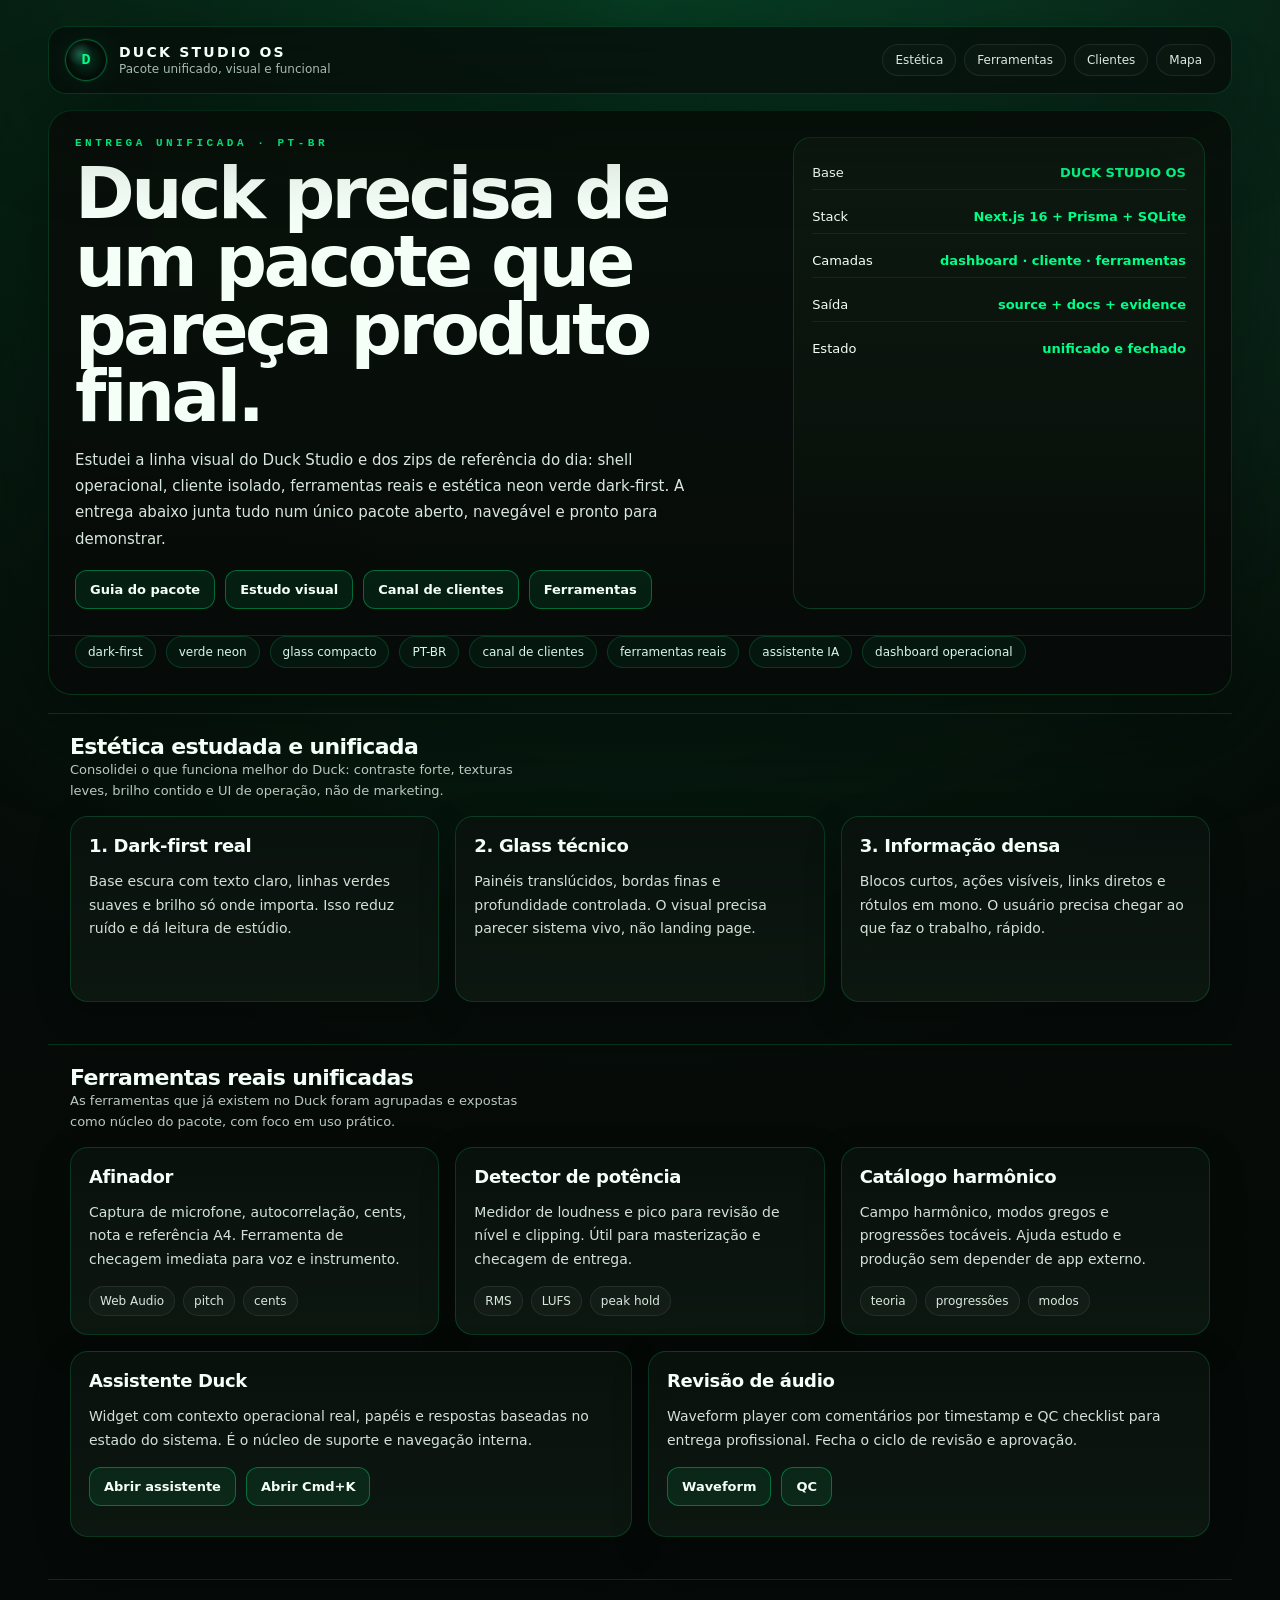
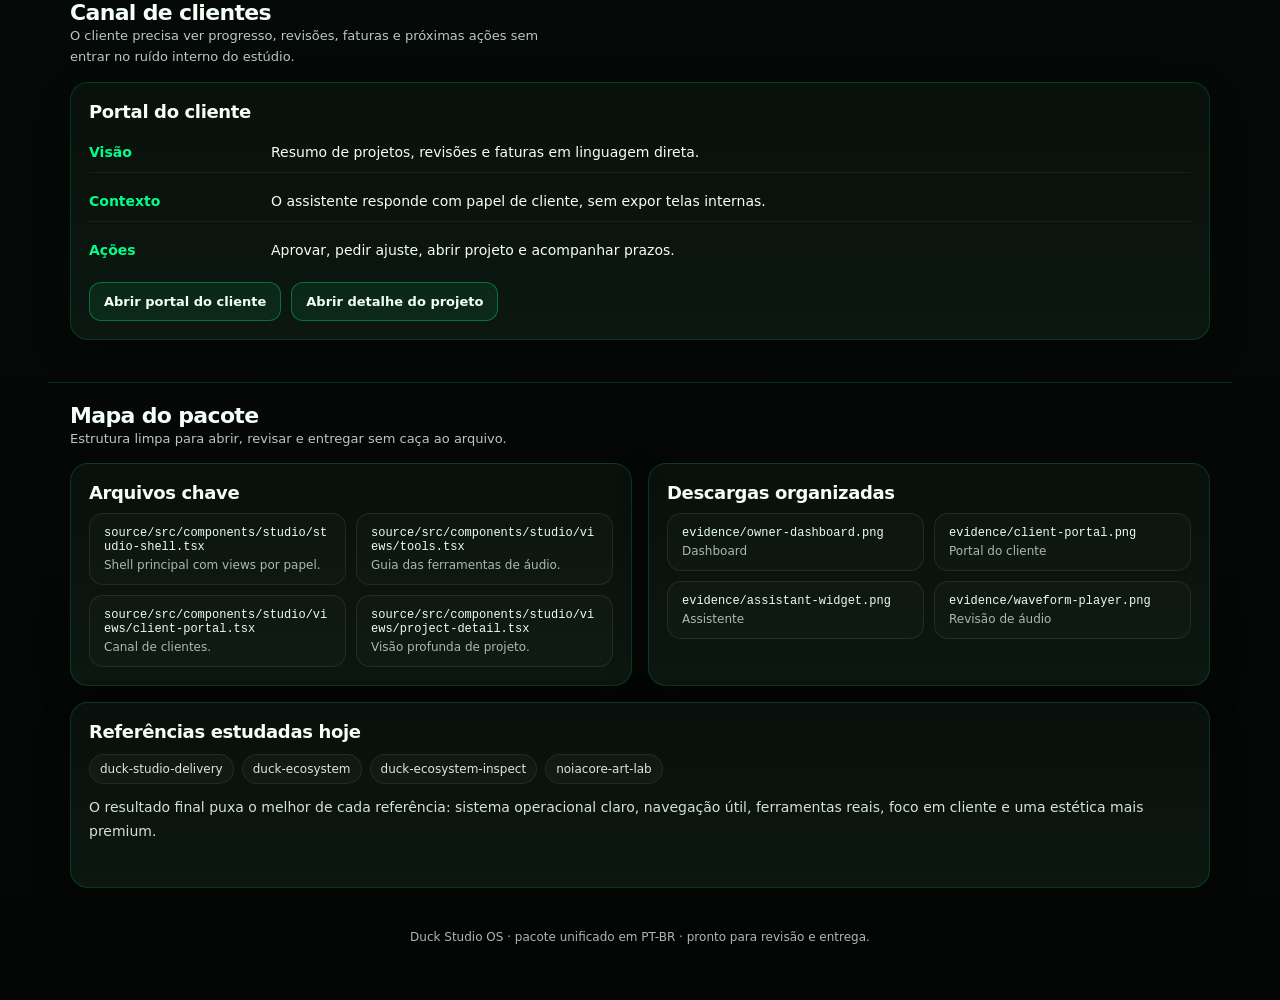
<file: duck-studio-delivery/index.html>
<!DOCTYPE html>
<html lang="pt-BR">
<head>
  <meta charset="UTF-8" />
  <meta name="viewport" content="width=device-width, initial-scale=1.0" />
  <title>Duck Studio OS · Pacote Unificado</title>
  <style>
    :root {
      color-scheme: dark;
      --bg: #050806;
      --bg-2: #07110b;
      --panel: rgba(10, 18, 14, 0.86);
      --panel-2: rgba(13, 24, 17, 0.96);
      --line: rgba(0, 255, 136, 0.16);
      --line-strong: rgba(0, 255, 136, 0.34);
      --text: #f3fff7;
      --muted: #a8bab0;
      --accent: #00ff88;
      --accent-2: #39ff14;
      --accent-3: #61ffd1;
      --warning: #ffcb6f;
      --shadow: 0 24px 100px rgba(0, 0, 0, 0.48);
    }
    * { box-sizing: border-box; }
    html {
      scroll-behavior: smooth;
      background:
        radial-gradient(circle at top, rgba(0, 255, 136, 0.14), transparent 38%),
        radial-gradient(circle at 78% 10%, rgba(97, 255, 209, 0.08), transparent 20%),
        linear-gradient(180deg, #07100b 0%, #050806 100%);
    }
    body {
      margin: 0;
      min-height: 100vh;
      color: var(--text);
      font-family: Inter, ui-sans-serif, system-ui, -apple-system, "Segoe UI", sans-serif;
      background:
        linear-gradient(180deg, rgba(0,0,0,0.08), rgba(0,0,0,0.24)),
        radial-gradient(circle at top, rgba(0,255,136,.08), transparent 42%);
    }
    a { color: inherit; text-decoration: none; }
    .wrap {
      max-width: 1220px;
      margin: 0 auto;
      padding: 26px 18px 56px;
    }
    .nav {
      position: sticky;
      top: 0;
      z-index: 40;
      display: flex;
      align-items: center;
      justify-content: space-between;
      gap: 16px;
      margin-bottom: 16px;
      padding: 12px 16px;
      border: 1px solid var(--line);
      border-radius: 18px;
      background: rgba(7, 12, 9, 0.78);
      backdrop-filter: blur(20px);
      box-shadow: var(--shadow);
    }
    .brand {
      display: flex;
      align-items: center;
      gap: 12px;
      min-width: 0;
    }
    .mark {
      width: 42px;
      height: 42px;
      flex: 0 0 auto;
      border-radius: 999px;
      border: 1px solid var(--line-strong);
      background:
        radial-gradient(circle at 35% 35%, rgba(97,255,209,.28), transparent 34%),
        radial-gradient(circle at 50% 50%, rgba(0,255,136,.16), transparent 62%),
        rgba(0,0,0,.18);
      box-shadow: 0 0 0 1px rgba(0,255,136,.08), 0 0 30px rgba(0,255,136,.08);
      display: grid;
      place-items: center;
      font: 700 15px/1 monospace;
      color: var(--accent);
    }
    .brand strong {
      display: block;
      font-size: 14px;
      letter-spacing: 0.16em;
      text-transform: uppercase;
    }
    .brand span {
      display: block;
      margin-top: 2px;
      color: var(--muted);
      font-size: 12px;
    }
    .navlinks {
      display: flex;
      flex-wrap: wrap;
      gap: 8px;
      justify-content: flex-end;
    }
    .navlinks a {
      padding: 8px 12px;
      border-radius: 999px;
      border: 1px solid rgba(255,255,255,0.08);
      background: rgba(255,255,255,0.02);
      color: #dceae2;
      font-size: 12px;
      transition: transform .16s ease, border-color .16s ease, background .16s ease;
    }
    .navlinks a:hover {
      transform: translateY(-1px);
      border-color: rgba(0,255,136,.38);
      background: rgba(0,255,136,.09);
    }
    .hero {
      border: 1px solid var(--line);
      border-radius: 24px;
      overflow: hidden;
      background:
        linear-gradient(180deg, rgba(9, 16, 11, 0.95), rgba(6, 10, 8, 0.98)),
        radial-gradient(circle at 20% 20%, rgba(0,255,136,0.08), transparent 30%);
      box-shadow: var(--shadow);
    }
    .hero-top {
      display: grid;
      grid-template-columns: 1.7fr 1fr;
      gap: 18px;
      padding: 26px;
      border-bottom: 1px solid var(--line);
    }
    .eyebrow {
      font: 700 11px/1.2 monospace;
      text-transform: uppercase;
      letter-spacing: 0.32em;
      color: var(--accent);
    }
    h1 {
      margin: 10px 0 0;
      font-size: clamp(38px, 6vw, 72px);
      line-height: 0.94;
      letter-spacing: -0.05em;
    }
    .lead {
      margin: 16px 0 0;
      max-width: 64ch;
      color: #d9e8de;
      font-size: 15px;
      line-height: 1.75;
    }
    .actions {
      display: flex;
      flex-wrap: wrap;
      gap: 10px;
      margin-top: 18px;
    }
    .btn {
      display: inline-flex;
      align-items: center;
      gap: 8px;
      padding: 11px 14px;
      border-radius: 12px;
      border: 1px solid var(--line-strong);
      background: rgba(0, 255, 136, 0.08);
      color: var(--text);
      font-size: 13px;
      font-weight: 700;
      transition: transform .16s ease, background .16s ease, border-color .16s ease;
    }
    .btn:hover {
      transform: translateY(-1px);
      border-color: rgba(0,255,136,.58);
      background: rgba(0,255,136,.13);
    }
    .panel {
      border: 1px solid var(--line);
      border-radius: 18px;
      background: linear-gradient(180deg, rgba(14, 26, 18, 0.92), rgba(8, 14, 10, 0.92));
      padding: 18px;
    }
    .metric-grid {
      display: grid;
      gap: 10px;
    }
    .metric {
      display: flex;
      justify-content: space-between;
      gap: 12px;
      padding: 9px 0;
      border-bottom: 1px solid rgba(255,255,255,0.06);
      font-size: 13px;
    }
    .metric:last-child { border-bottom: 0; }
    .metric b { color: var(--accent); font-weight: 700; }
    .chips {
      display: flex;
      flex-wrap: wrap;
      gap: 10px;
      padding: 0 26px 26px;
    }
    .chip {
      padding: 8px 12px;
      border-radius: 999px;
      border: 1px solid var(--line);
      background: rgba(0,255,136,0.05);
      color: #d9f7e8;
      font-size: 12px;
    }
    .section {
      margin-top: 18px;
      padding: 20px 22px 24px;
      border-top: 1px solid var(--line);
    }
    .section-head {
      display: flex;
      align-items: end;
      justify-content: space-between;
      gap: 16px;
      margin-bottom: 14px;
    }
    .section-head h2 {
      margin: 0;
      font-size: 22px;
      letter-spacing: -0.03em;
    }
    .section-head p {
      margin: 0;
      max-width: 58ch;
      color: #b9c9c0;
      font-size: 13px;
      line-height: 1.65;
    }
    .grid {
      display: grid;
      gap: 16px;
      grid-template-columns: repeat(12, 1fr);
    }
    .card {
      grid-column: span 4;
      min-height: 186px;
      padding: 18px;
      border: 1px solid var(--line);
      border-radius: 18px;
      background: linear-gradient(180deg, var(--panel), var(--panel-2));
      box-shadow: 0 12px 36px rgba(0,0,0,0.24);
    }
    .card.wide { grid-column: span 6; }
    .card.full { grid-column: 1 / -1; }
    .card h3 {
      margin: 0 0 10px;
      font-size: 18px;
      letter-spacing: -0.02em;
    }
    .card p, .card li {
      color: #d3e1d8;
      line-height: 1.7;
      font-size: 14px;
    }
    .card ul {
      margin: 10px 0 0;
      padding-left: 18px;
    }
    .card li + li { margin-top: 6px; }
    .stack {
      display: flex;
      flex-wrap: wrap;
      gap: 8px;
      margin-top: 12px;
    }
    .tag {
      display: inline-flex;
      align-items: center;
      gap: 6px;
      padding: 7px 10px;
      border-radius: 999px;
      border: 1px solid rgba(255,255,255,0.08);
      background: rgba(255,255,255,0.03);
      color: #dae7df;
      font-size: 12px;
    }
    .file-grid {
      display: grid;
      gap: 10px;
      grid-template-columns: repeat(2, minmax(0, 1fr));
    }
    .file {
      border: 1px solid rgba(255,255,255,0.08);
      border-radius: 14px;
      padding: 12px 14px;
      background: rgba(255,255,255,0.02);
    }
    .file code {
      display: block;
      color: #e9fff2;
      font-size: 12px;
      word-break: break-all;
    }
    .file span {
      display: block;
      margin-top: 4px;
      color: var(--muted);
      font-size: 12px;
    }
    .links {
      display: flex;
      flex-wrap: wrap;
      gap: 10px;
      margin-top: 12px;
    }
    .table-like {
      display: grid;
      gap: 8px;
    }
    .row {
      display: grid;
      grid-template-columns: minmax(140px, 170px) minmax(0, 1fr);
      gap: 12px;
      align-items: start;
      padding: 12px 0;
      border-bottom: 1px solid rgba(255,255,255,0.06);
      font-size: 14px;
    }
    .row:last-child { border-bottom: 0; }
    .row strong { color: var(--accent); }
    .row span:last-child {
      overflow-wrap: anywhere;
      word-break: break-word;
    }
    .footer {
      margin-top: 18px;
      text-align: center;
      color: var(--muted);
      font-size: 12px;
    }
    @media (max-width: 960px) {
      .hero-top { grid-template-columns: 1fr; }
      .card, .card.wide { grid-column: 1 / -1; }
      .file-grid { grid-template-columns: 1fr; }
      .row { grid-template-columns: 1fr; }
    }
    @media (max-width: 720px) {
      .nav { align-items: flex-start; flex-direction: column; }
      .navlinks { justify-content: flex-start; }
      .section-head { flex-direction: column; align-items: start; }
      .wrap { padding-inline: 12px; }
      .hero-top, .section { padding-inline: 16px; }
      .chips { padding-inline: 16px; }
    }
  </style>
</head>
<body>
  <div class="wrap">
    <header class="nav">
      <div class="brand">
        <div class="mark">D</div>
        <div>
          <strong>Duck Studio OS</strong>
          <span>Pacote unificado, visual e funcional</span>
        </div>
      </div>
      <nav class="navlinks">
        <a href="#estetica">Estética</a>
        <a href="#ferramentas">Ferramentas</a>
        <a href="#clientes">Clientes</a>
        <a href="#mapa">Mapa</a>
      </nav>
    </header>

    <section class="hero" id="topo">
      <div class="hero-top">
        <div>
          <div class="eyebrow">Entrega unificada · PT-BR</div>
          <h1>Duck precisa de um pacote que pareça produto final.</h1>
          <p class="lead">
            Estudei a linha visual do Duck Studio e dos zips de referência do dia: shell operacional,
            cliente isolado, ferramentas reais e estética neon verde dark-first. A entrega abaixo junta tudo
            num único pacote aberto, navegável e pronto para demonstrar.
          </p>
          <div class="actions">
            <a class="btn" href="README.md">Guia do pacote</a>
            <a class="btn" href="docs/aesthetic-study.md">Estudo visual</a>
            <a class="btn" href="docs/client-channel.md">Canal de clientes</a>
            <a class="btn" href="docs/tools.md">Ferramentas</a>
          </div>
        </div>
        <aside class="panel">
          <div class="metric-grid">
            <div class="metric"><span>Base</span><b>DUCK STUDIO OS</b></div>
            <div class="metric"><span>Stack</span><b>Next.js 16 + Prisma + SQLite</b></div>
            <div class="metric"><span>Camadas</span><b>dashboard · cliente · ferramentas</b></div>
            <div class="metric"><span>Saída</span><b>source + docs + evidence</b></div>
            <div class="metric"><span>Estado</span><b>unificado e fechado</b></div>
          </div>
        </aside>
      </div>

      <div class="chips">
        <span class="chip">dark-first</span>
        <span class="chip">verde neon</span>
        <span class="chip">glass compacto</span>
        <span class="chip">PT-BR</span>
        <span class="chip">canal de clientes</span>
        <span class="chip">ferramentas reais</span>
        <span class="chip">assistente IA</span>
        <span class="chip">dashboard operacional</span>
      </div>
    </section>

    <section class="section" id="estetica">
      <div class="section-head">
        <div>
          <h2>Estética estudada e unificada</h2>
          <p>Consolidei o que funciona melhor do Duck: contraste forte, texturas leves, brilho contido e UI de operação, não de marketing.</p>
        </div>
      </div>
      <div class="grid">
        <article class="card">
          <h3>1. Dark-first real</h3>
          <p>Base escura com texto claro, linhas verdes suaves e brilho só onde importa. Isso reduz ruído e dá leitura de estúdio.</p>
        </article>
        <article class="card">
          <h3>2. Glass técnico</h3>
          <p>Painéis translúcidos, bordas finas e profundidade controlada. O visual precisa parecer sistema vivo, não landing page.</p>
        </article>
        <article class="card">
          <h3>3. Informação densa</h3>
          <p>Blocos curtos, ações visíveis, links diretos e rótulos em mono. O usuário precisa chegar ao que faz o trabalho, rápido.</p>
        </article>
      </div>
    </section>

    <section class="section" id="ferramentas">
      <div class="section-head">
        <div>
          <h2>Ferramentas reais unificadas</h2>
          <p>As ferramentas que já existem no Duck foram agrupadas e expostas como núcleo do pacote, com foco em uso prático.</p>
        </div>
      </div>
      <div class="grid">
        <article class="card">
          <h3>Afinador</h3>
          <p>Captura de microfone, autocorrelação, cents, nota e referência A4. Ferramenta de checagem imediata para voz e instrumento.</p>
          <div class="stack">
            <span class="tag">Web Audio</span><span class="tag">pitch</span><span class="tag">cents</span>
          </div>
        </article>
        <article class="card">
          <h3>Detector de potência</h3>
          <p>Medidor de loudness e pico para revisão de nível e clipping. Útil para masterização e checagem de entrega.</p>
          <div class="stack">
            <span class="tag">RMS</span><span class="tag">LUFS</span><span class="tag">peak hold</span>
          </div>
        </article>
        <article class="card">
          <h3>Catálogo harmônico</h3>
          <p>Campo harmônico, modos gregos e progressões tocáveis. Ajuda estudo e produção sem depender de app externo.</p>
          <div class="stack">
            <span class="tag">teoria</span><span class="tag">progressões</span><span class="tag">modos</span>
          </div>
        </article>
        <article class="card wide">
          <h3>Assistente Duck</h3>
          <p>Widget com contexto operacional real, papéis e respostas baseadas no estado do sistema. É o núcleo de suporte e navegação interna.</p>
          <div class="links">
            <a class="btn" href="source/src/components/studio/assistant-widget.tsx">Abrir assistente</a>
            <a class="btn" href="source/src/components/studio/command-palette.tsx">Abrir Cmd+K</a>
          </div>
        </article>
        <article class="card wide">
          <h3>Revisão de áudio</h3>
          <p>Waveform player com comentários por timestamp e QC checklist para entrega profissional. Fecha o ciclo de revisão e aprovação.</p>
          <div class="links">
            <a class="btn" href="source/src/components/studio/waveform-player.tsx">Waveform</a>
            <a class="btn" href="source/src/components/studio/views/qc-checklist.tsx">QC</a>
          </div>
        </article>
      </div>
    </section>

    <section class="section" id="clientes">
      <div class="section-head">
        <div>
          <h2>Canal de clientes</h2>
          <p>O cliente precisa ver progresso, revisões, faturas e próximas ações sem entrar no ruído interno do estúdio.</p>
        </div>
      </div>
      <div class="grid">
        <article class="card full">
          <h3>Portal do cliente</h3>
          <div class="table-like">
            <div class="row"><span><strong>Visão</strong></span><span>Resumo de projetos, revisões e faturas em linguagem direta.</span></div>
            <div class="row"><span><strong>Contexto</strong></span><span>O assistente responde com papel de cliente, sem expor telas internas.</span></div>
            <div class="row"><span><strong>Ações</strong></span><span>Aprovar, pedir ajuste, abrir projeto e acompanhar prazos.</span></div>
          </div>
          <div class="links">
            <a class="btn" href="source/src/components/studio/views/client-portal.tsx">Abrir portal do cliente</a>
            <a class="btn" href="source/src/components/studio/views/project-detail.tsx">Abrir detalhe do projeto</a>
          </div>
        </article>
      </div>
    </section>

    <section class="section" id="mapa">
      <div class="section-head">
        <div>
          <h2>Mapa do pacote</h2>
          <p>Estrutura limpa para abrir, revisar e entregar sem caça ao arquivo.</p>
        </div>
      </div>
      <div class="grid">
        <article class="card wide">
          <h3>Arquivos chave</h3>
          <div class="file-grid">
            <div class="file"><code>source/src/components/studio/studio-shell.tsx</code><span>Shell principal com views por papel.</span></div>
            <div class="file"><code>source/src/components/studio/views/tools.tsx</code><span>Guia das ferramentas de áudio.</span></div>
            <div class="file"><code>source/src/components/studio/views/client-portal.tsx</code><span>Canal de clientes.</span></div>
            <div class="file"><code>source/src/components/studio/views/project-detail.tsx</code><span>Visão profunda de projeto.</span></div>
          </div>
        </article>
        <article class="card wide">
          <h3>Descargas organizadas</h3>
          <div class="file-grid">
            <div class="file"><code>evidence/owner-dashboard.png</code><span>Dashboard</span></div>
            <div class="file"><code>evidence/client-portal.png</code><span>Portal do cliente</span></div>
            <div class="file"><code>evidence/assistant-widget.png</code><span>Assistente</span></div>
            <div class="file"><code>evidence/waveform-player.png</code><span>Revisão de áudio</span></div>
          </div>
        </article>
        <article class="card full">
          <h3>Referências estudadas hoje</h3>
          <div class="stack">
            <span class="tag">duck-studio-delivery</span>
            <span class="tag">duck-ecosystem</span>
            <span class="tag">duck-ecosystem-inspect</span>
            <span class="tag">noiacore-art-lab</span>
          </div>
          <p style="margin-top: 12px;">
            O resultado final puxa o melhor de cada referência: sistema operacional claro, navegação útil, ferramentas reais,
            foco em cliente e uma estética mais premium.
          </p>
        </article>
      </div>
    </section>

    <div class="footer">
      Duck Studio OS · pacote unificado em PT-BR · pronto para revisão e entrega.
    </div>
  </div>
</body>
</html>
</file>
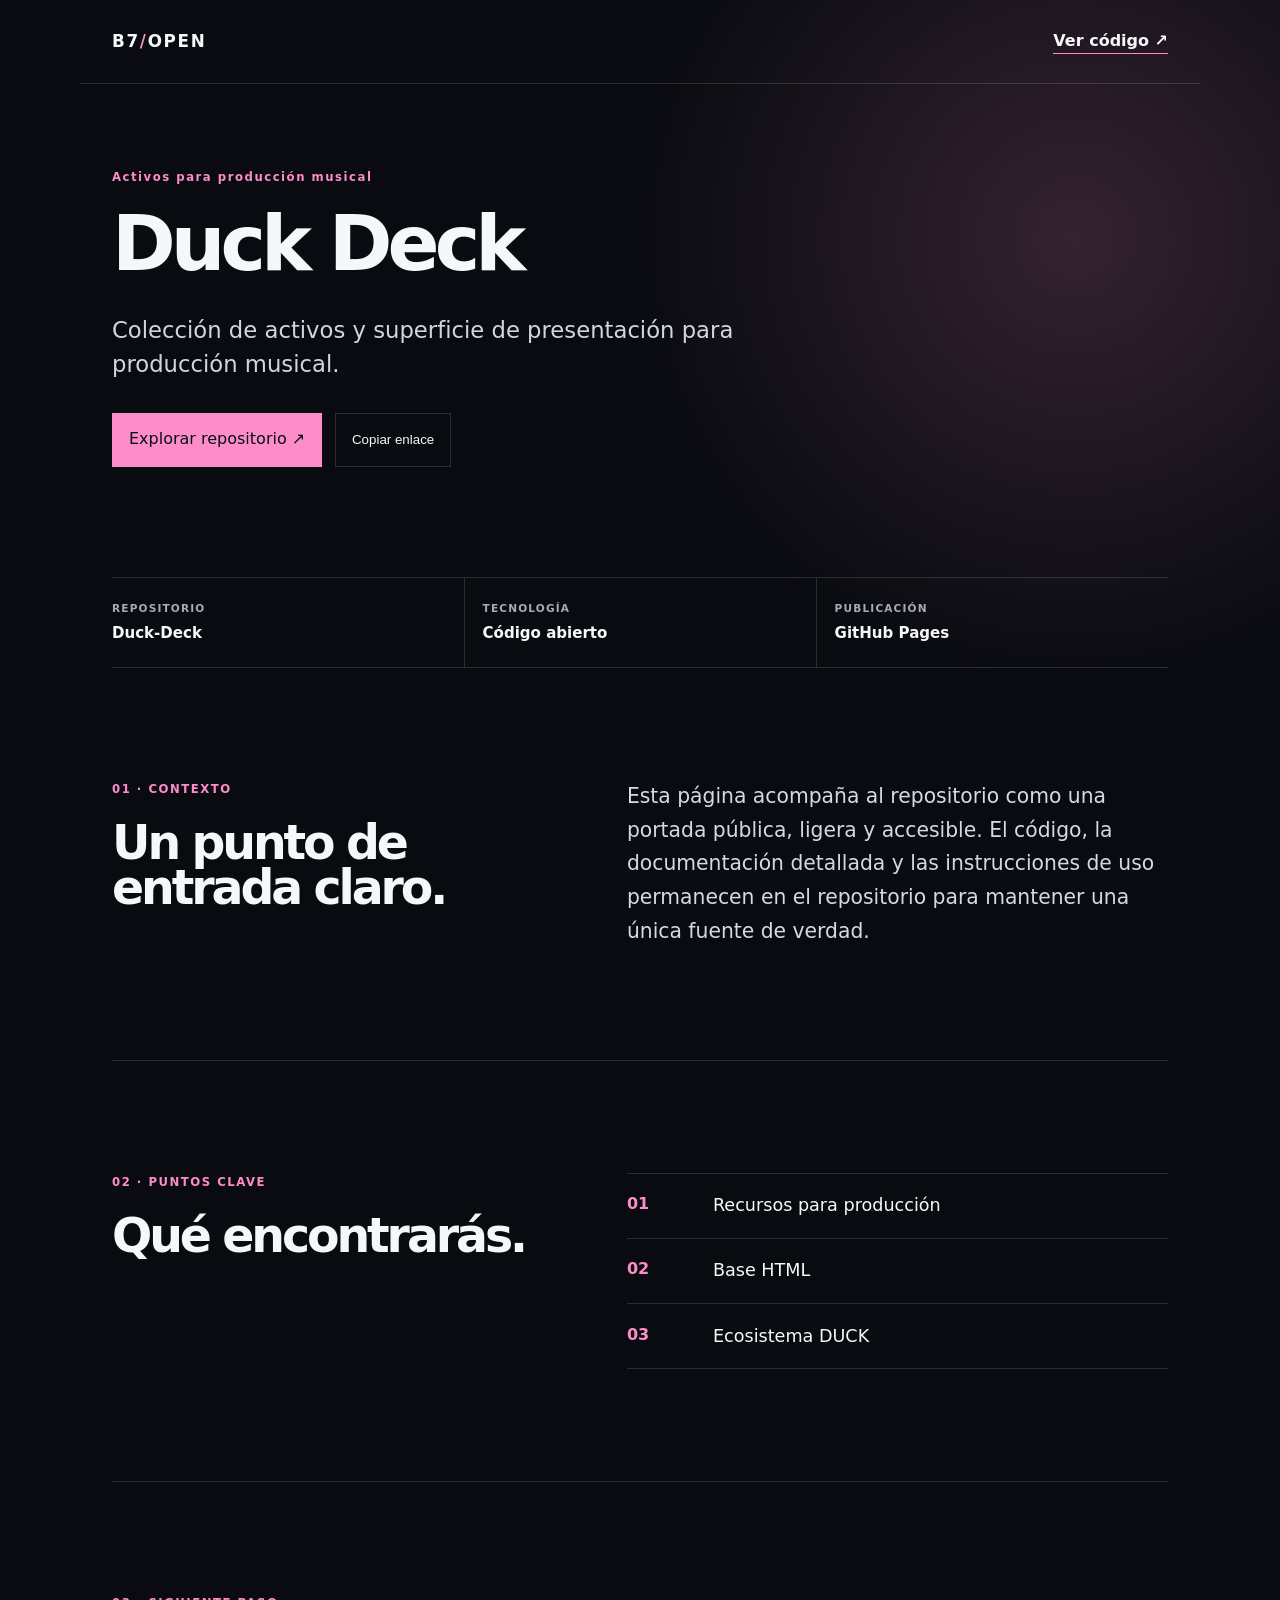
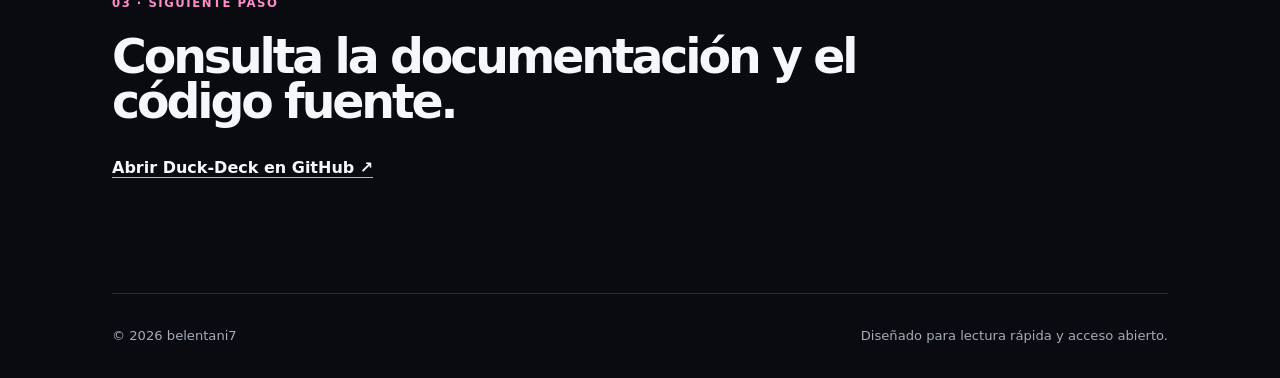
<file: Duck-Deck/docs/index.html>
<!doctype html>
<html lang="es">
<head>
  <meta charset="utf-8">
  <meta name="viewport" content="width=device-width, initial-scale=1">
  <meta name="description" content="Music production assets on Html">
  <meta name="color-scheme" content="dark">
  <title>Duck Deck · belentani7</title>
  <link rel="stylesheet" href="site.css">
</head>
<body style="--accent: #fd8cc8;">
  <a class="skip-link" href="#contenido">Saltar al contenido</a>
  <header class="site-header" aria-label="Cabecera del sitio">
    <a class="brand" href="https://github.com/belentani7" aria-label="Perfil de belentani7">B7<span>/</span>OPEN</a>
    <a class="source-link" href="https://github.com/belentani7/Duck-Deck" target="_blank" rel="noopener">Ver código <span aria-hidden="true">↗</span></a>
  </header>
  <main id="contenido">
    <section class="hero" aria-labelledby="titulo-principal">
      <p class="eyebrow">Activos para producción musical</p>
      <h1 id="titulo-principal">Duck Deck</h1>
      <p class="lede">Colección de activos y superficie de presentación para producción musical.</p>
      <div class="actions">
        <a class="button button-primary" href="https://github.com/belentani7/Duck-Deck" target="_blank" rel="noopener">Explorar repositorio <span aria-hidden="true">↗</span></a>
        
        <button class="button button-secondary" type="button" data-copy-url="https://github.com/belentani7/Duck-Deck">Copiar enlace</button>
      </div>
      <p class="copy-status" role="status" aria-live="polite"></p>
    </section>
    <section class="facts" aria-label="Información del proyecto">
      <div><span>REPOSITORIO</span><strong>Duck-Deck</strong></div>
      <div><span>TECNOLOGÍA</span><strong>Código abierto</strong></div>
      <div><span>PUBLICACIÓN</span><strong>GitHub Pages</strong></div>
    </section>
    <section class="overview" aria-labelledby="sobre-proyecto">
      <div class="section-heading"><p class="eyebrow">01 · CONTEXTO</p><h2 id="sobre-proyecto">Un punto de entrada claro.</h2></div>
      <p>Esta página acompaña al repositorio como una portada pública, ligera y accesible. El código, la documentación detallada y las instrucciones de uso permanecen en el repositorio para mantener una única fuente de verdad.</p>
    </section>
    <section class="highlights" aria-labelledby="puntos-clave">
      <div class="section-heading"><p class="eyebrow">02 · PUNTOS CLAVE</p><h2 id="puntos-clave">Qué encontrarás.</h2></div>
      <ol>
        <li><span>01</span><p>Recursos para producción</p></li>
        <li><span>02</span><p>Base HTML</p></li>
        <li><span>03</span><p>Ecosistema DUCK</p></li>
      </ol>
    </section>
    <section class="next" aria-labelledby="siguiente-paso">
      <p class="eyebrow">03 · SIGUIENTE PASO</p>
      <h2 id="siguiente-paso">Consulta la documentación y el código fuente.</h2>
      <a class="text-link" href="https://github.com/belentani7/Duck-Deck" target="_blank" rel="noopener">Abrir Duck-Deck en GitHub <span aria-hidden="true">↗</span></a>
    </section>
  </main>
  <footer><span>© <span id="year"></span> belentani7</span><span>Diseñado para lectura rápida y acceso abierto.</span></footer>
  <script src="site.js"></script>
</body>
</html>
</file>
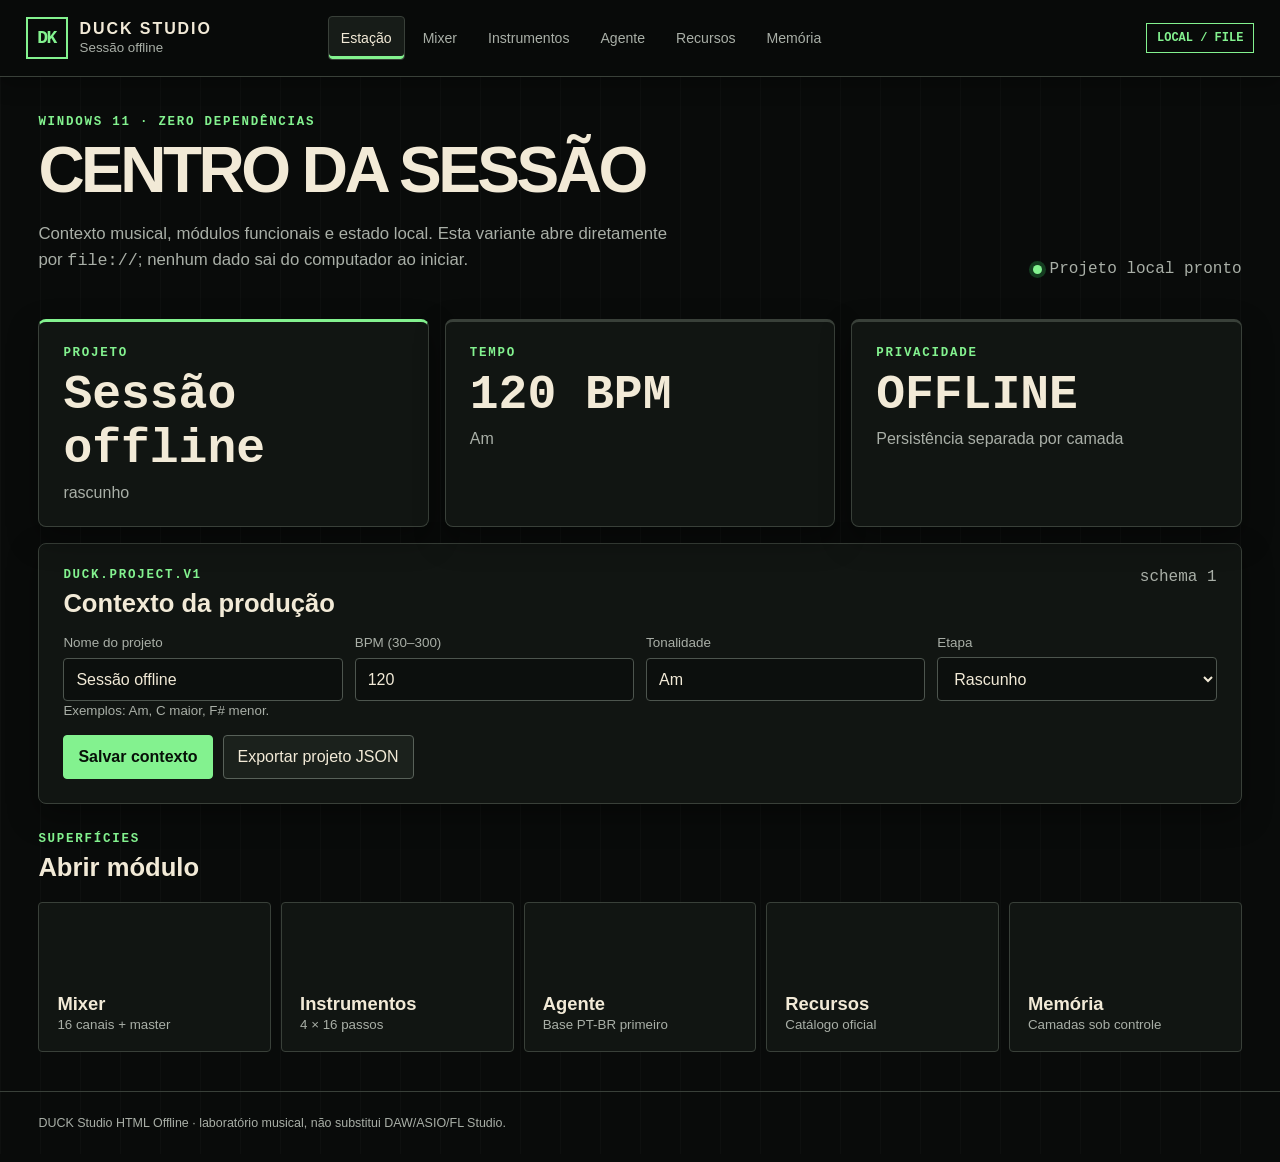
<file: duck-studio-os-win11/html-offline/index.html>
<!doctype html>
<html lang="pt-BR">
<head>
  <meta charset="utf-8">
  <meta name="viewport" content="width=device-width, initial-scale=1">
  <meta name="color-scheme" content="dark">
  <title>DUCK Studio — Estação offline</title>
  <link rel="stylesheet" href="assets/duck.css">
  <script defer src="assets/core.js"></script>
</head>
<body>
  <a class="skip-link" href="#conteudo">Pular para o conteúdo</a>
  <header class="topbar">
    <div class="brand"><span class="brand-mark" aria-hidden="true">DK</span><span><strong>DUCK Studio</strong><small data-project-title>Sessão offline</small></span></div>
    <nav class="main-nav" aria-label="Módulos principais"><a href="index.html">Estação</a><a href="mixer.html">Mixer</a><a href="instrumentos.html">Instrumentos</a><a href="agente.html">Agente</a><a href="recursos.html">Recursos</a><a href="memoria.html">Memória</a></nav>
    <span class="offline-badge">LOCAL / FILE</span>
  </header>
  <main id="conteudo">
    <header class="page-head">
      <div><p class="eyebrow">Windows 11 · zero dependências</p><h1>Centro da sessão</h1><p class="lede">Contexto musical, módulos funcionais e estado local. Esta variante abre diretamente por <span class="mono">file://</span>; nenhum dado sai do computador ao iniciar.</p></div>
      <div class="status-line" id="project-status">Projeto local pronto</div>
    </header>

    <section class="grid three" aria-label="Estado da estação">
      <article class="panel stat active"><p class="eyebrow">Projeto</p><strong id="stat-project">Sessão offline</strong><span class="muted" id="stat-stage">rascunho</span></article>
      <article class="panel stat"><p class="eyebrow">Tempo</p><strong><span id="stat-bpm">120</span> BPM</strong><span class="muted" id="stat-key">Am</span></article>
      <article class="panel stat"><p class="eyebrow">Privacidade</p><strong>OFFLINE</strong><span class="muted">Persistência separada por camada</span></article>
    </section>

    <section class="panel" aria-labelledby="context-title" style="margin-top:16px">
      <div class="panel-header"><div><p class="eyebrow">duck.project.v1</p><h2 id="context-title">Contexto da produção</h2></div><span class="mono muted">schema 1</span></div>
      <form id="project-form">
        <div class="form-row">
          <label class="field"><span>Nome do projeto</span><input id="project-title" name="title" maxlength="80" required></label>
          <label class="field"><span>BPM (30–300)</span><input id="project-bpm" name="bpm" type="number" min="30" max="300" step="1" required></label>
          <label class="field"><span>Tonalidade</span><input id="project-key" name="key" maxlength="12" aria-describedby="key-help"></label>
          <label class="field"><span>Etapa</span><select id="project-stage" name="stage"><option value="ideia">Ideia</option><option value="rascunho">Rascunho</option><option value="arranjo">Arranjo</option><option value="gravação">Gravação</option><option value="edição">Edição</option><option value="mix">Mix</option><option value="entrega">Entrega</option></select></label>
        </div>
        <small id="key-help" class="muted">Exemplos: Am, C maior, F# menor.</small>
        <div class="actions"><button class="primary" type="submit">Salvar contexto</button><button type="button" id="export-project">Exportar projeto JSON</button></div>
      </form>
    </section>

    <section aria-labelledby="modules-title" style="margin-top:28px">
      <p class="eyebrow">Superfícies</p><h2 id="modules-title">Abrir módulo</h2>
      <div class="module-links">
        <a class="button module-link" href="mixer.html"><span><strong>Mixer</strong><small>16 canais + master</small></span></a>
        <a class="button module-link" href="instrumentos.html"><span><strong>Instrumentos</strong><small>4 × 16 passos</small></span></a>
        <a class="button module-link" href="agente.html"><span><strong>Agente</strong><small>Base PT-BR primeiro</small></span></a>
        <a class="button module-link" href="recursos.html"><span><strong>Recursos</strong><small>Catálogo oficial</small></span></a>
        <a class="button module-link" href="memoria.html"><span><strong>Memória</strong><small>Camadas sob controle</small></span></a>
      </div>
    </section>
  </main>
  <footer>DUCK Studio HTML Offline · laboratório musical, não substitui DAW/ASIO/FL Studio.</footer>
  <script>
    document.addEventListener('DOMContentLoaded', function () {
      DuckCore.initPage('index');
      var project = DuckCore.readJSON(DuckCore.KEYS.project, DuckCore.DEFAULT_PROJECT);
      var form = document.getElementById('project-form');
      form.elements.title.value = project.title;
      form.elements.bpm.value = project.bpm;
      form.elements.key.value = project.key;
      form.elements.stage.value = project.stage;
      function render(value) {
        document.getElementById('stat-project').textContent = value.title;
        document.getElementById('stat-bpm').textContent = value.bpm;
        document.getElementById('stat-key').textContent = value.key || 'sem tonalidade';
        document.getElementById('stat-stage').textContent = value.stage;
        document.querySelectorAll('[data-project-title]').forEach(function (node) { node.textContent = value.title; });
      }
      render(project);
      form.addEventListener('submit', function (event) {
        event.preventDefault();
        var saved = {
          schemaVersion: 1,
          title: form.elements.title.value.trim() || 'Sessão offline',
          bpm: DuckCore.clamp(form.elements.bpm.value, 30, 300),
          key: form.elements.key.value.trim().slice(0, 12),
          stage: form.elements.stage.value,
          updatedAt: new Date().toISOString()
        };
        if (DuckCore.writeJSON(DuckCore.KEYS.project, saved)) {
          render(saved);
          DuckCore.setStatus('project-status', 'Contexto salvo localmente.', 'ok');
        }
      });
      document.getElementById('export-project').addEventListener('click', function () {
        DuckCore.downloadJSON('duck-project-v1.json', DuckCore.readJSON(DuckCore.KEYS.project, DuckCore.DEFAULT_PROJECT));
      });
    });
  </script>
</body>
</html>
</file>
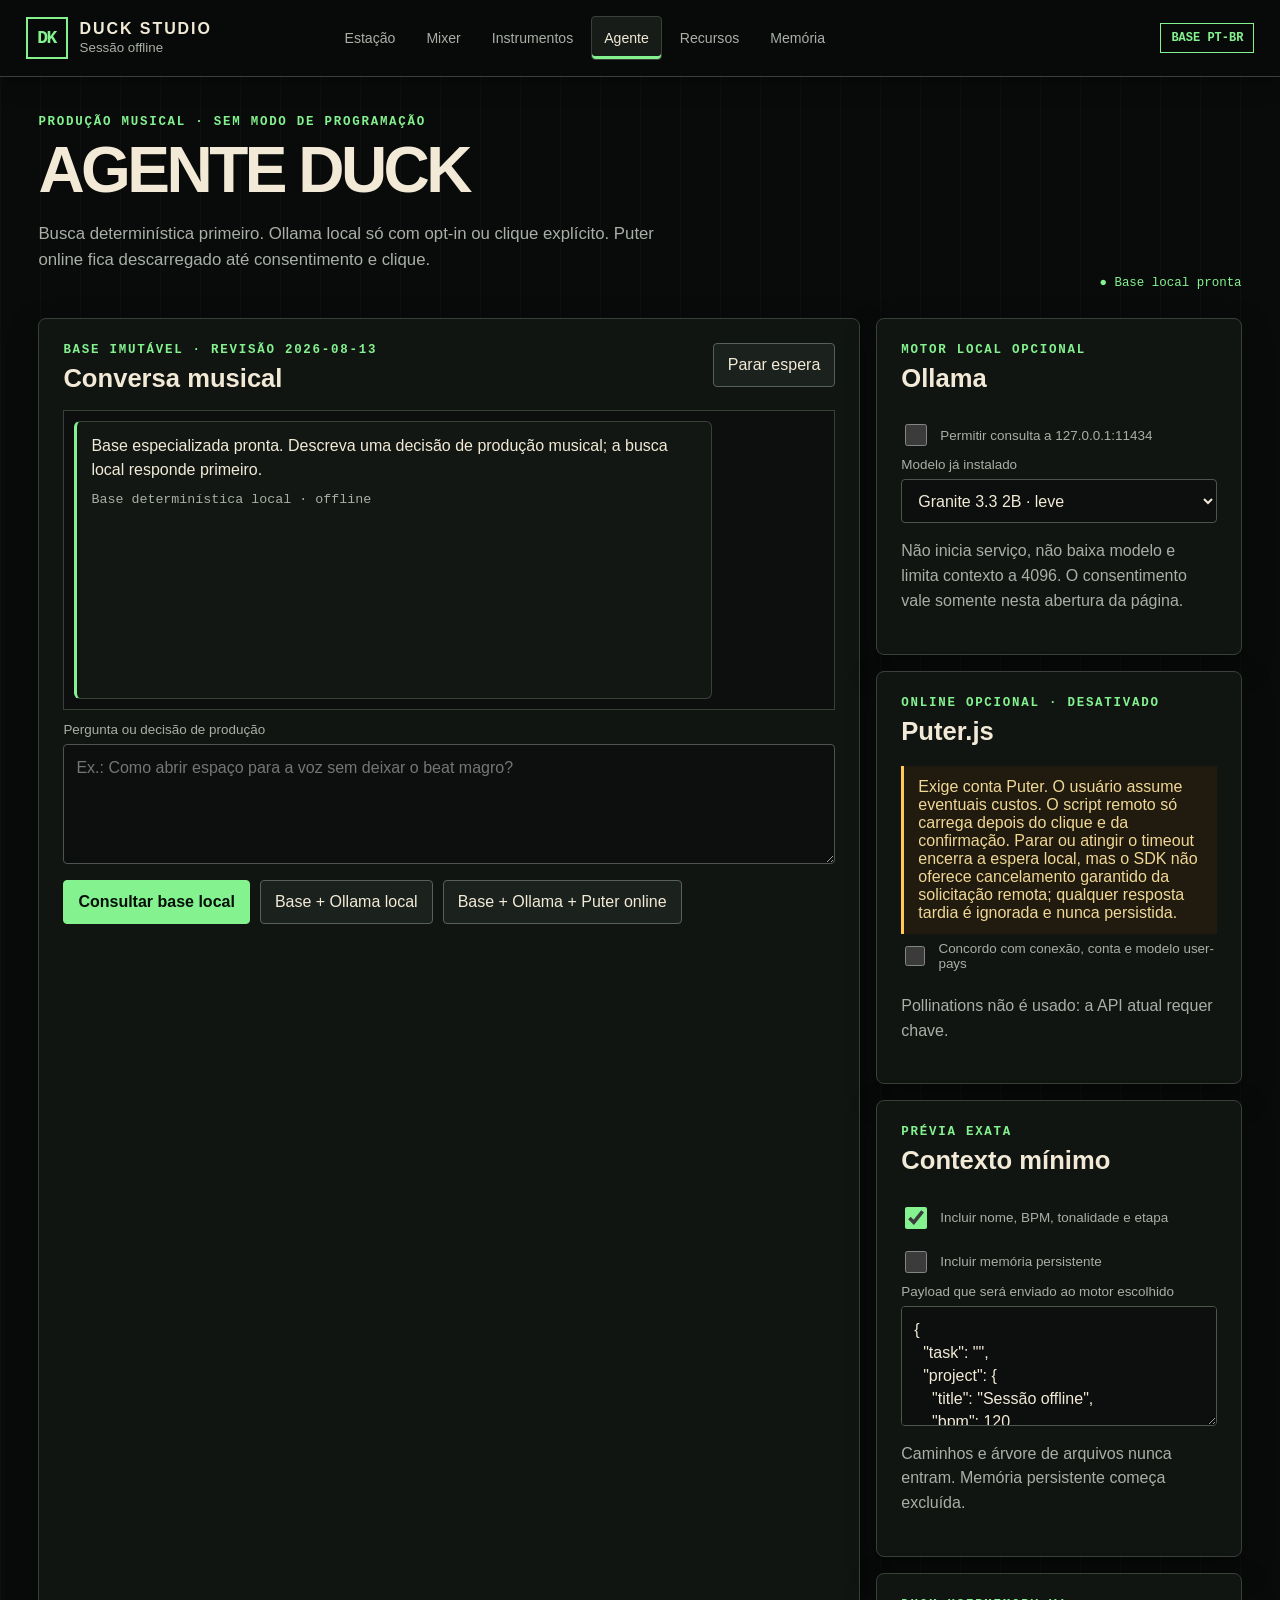
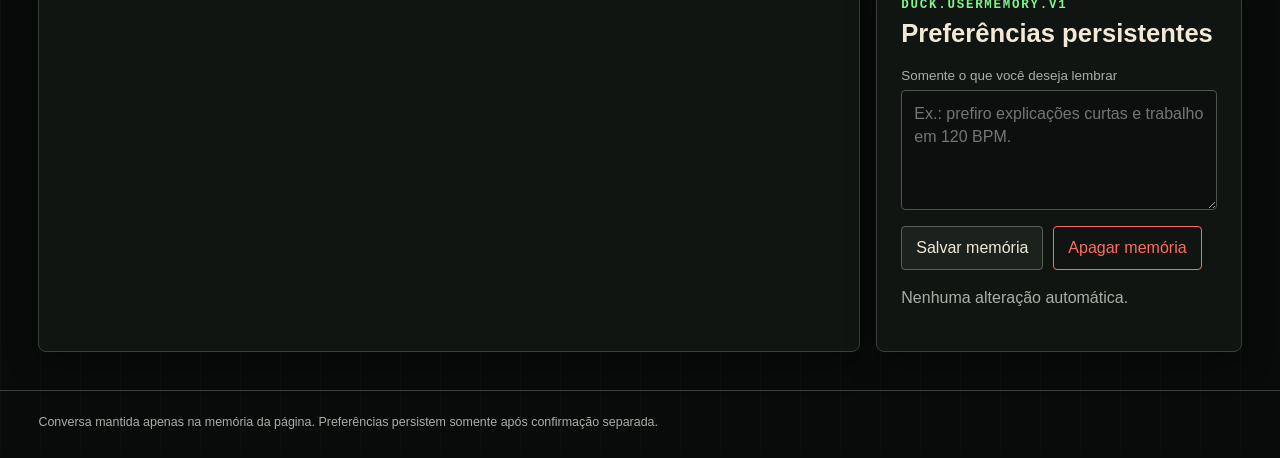
<file: duck-studio-os-win11/html-offline/agente.html>
<!doctype html>
<html lang="pt-BR">
<head>
  <meta charset="utf-8">
  <meta name="viewport" content="width=device-width, initial-scale=1">
  <meta name="color-scheme" content="dark">
  <title>DUCK Studio — Agente musical</title>
  <link rel="stylesheet" href="assets/duck.css">
  <script defer src="assets/core.js"></script>
  <script defer src="assets/knowledge.js"></script>
  <script defer src="assets/agent.js"></script>
</head>
<body>
  <a class="skip-link" href="#conteudo">Pular para o conteúdo</a>
  <header class="topbar">
    <div class="brand"><span class="brand-mark" aria-hidden="true">DK</span><span><strong>DUCK Studio</strong><small data-project-title>Sessão offline</small></span></div>
    <nav class="main-nav" aria-label="Módulos principais"><a href="index.html">Estação</a><a href="mixer.html">Mixer</a><a href="instrumentos.html">Instrumentos</a><a href="agente.html">Agente</a><a href="recursos.html">Recursos</a><a href="memoria.html">Memória</a></nav>
    <span class="offline-badge">BASE PT-BR</span>
  </header>
  <main id="conteudo">
    <header class="page-head"><div><p class="eyebrow">Produção musical · sem modo de programação</p><h1>Agente DUCK</h1><p class="lede">Busca determinística primeiro. Ollama local só com opt-in ou clique explícito. Puter online fica descarregado até consentimento e clique.</p></div><div class="engine" id="engine-status">● Base local pronta</div></header>

    <div class="chat-layout">
      <section class="panel" aria-labelledby="chat-title">
        <div class="panel-header"><div><p class="eyebrow">Base imutável · revisão 2026-08-13</p><h2 id="chat-title">Conversa musical</h2></div><button id="cancel-agent" type="button">Parar espera</button></div>
        <div id="chat-log" class="chat-log" role="log" aria-live="polite" aria-label="Histórico desta sessão"></div>
        <form id="agent-form">
          <label class="field" style="margin-top:12px"><span>Pergunta ou decisão de produção</span><textarea id="agent-query" required placeholder="Ex.: Como abrir espaço para a voz sem deixar o beat magro?"></textarea></label>
          <div class="actions"><button class="primary" type="submit">Consultar base local</button><button id="ask-ollama" type="button">Base + Ollama local</button><button id="ask-puter" type="button">Base + Ollama + Puter online</button></div>
        </form>
      </section>

      <aside class="grid" aria-label="Configuração do agente">
        <section class="panel">
          <p class="eyebrow">Motor local opcional</p><h2>Ollama</h2>
          <label class="check"><input id="ollama-optin" type="checkbox"><span>Permitir consulta a 127.0.0.1:11434</span></label>
          <label class="field"><span>Modelo já instalado</span><select id="ollama-model"><option value="granite3.3:2b">Granite 3.3 2B · leve</option><option value="qwen2.5:7b-instruct">Qwen2.5 7B Instruct</option></select></label>
          <p class="muted">Não inicia serviço, não baixa modelo e limita contexto a 4096. O consentimento vale somente nesta abertura da página.</p>
        </section>
        <section class="panel">
          <p class="eyebrow">Online opcional · desativado</p><h2>Puter.js</h2>
          <div class="notice">Exige conta Puter. O usuário assume eventuais custos. O script remoto só carrega depois do clique e da confirmação. Parar ou atingir o timeout encerra a espera local, mas o SDK não oferece cancelamento garantido da solicitação remota; qualquer resposta tardia é ignorada e nunca persistida.</div>
          <label class="check"><input id="puter-consent" type="checkbox"><span>Concordo com conexão, conta e modelo user-pays</span></label>
          <p class="muted">Pollinations não é usado: a API atual requer chave.</p>
        </section>
        <section class="panel">
          <p class="eyebrow">Prévia exata</p><h2>Contexto mínimo</h2>
          <label class="check"><input id="include-project" type="checkbox" checked><span>Incluir nome, BPM, tonalidade e etapa</span></label>
          <label class="check"><input id="include-memory" type="checkbox"><span>Incluir memória persistente</span></label>
          <label class="field"><span>Payload que será enviado ao motor escolhido</span><textarea id="context-preview" readonly></textarea></label>
          <p class="muted">Caminhos e árvore de arquivos nunca entram. Memória persistente começa excluída.</p>
        </section>
        <section class="panel">
          <p class="eyebrow">duck.userMemory.v1</p><h2>Preferências persistentes</h2>
          <label class="field"><span>Somente o que você deseja lembrar</span><textarea id="memory-text" placeholder="Ex.: prefiro explicações curtas e trabalho em 120 BPM."></textarea></label>
          <div class="actions"><button id="save-memory" type="button">Salvar memória</button><button id="delete-memory" class="danger" type="button">Apagar memória</button></div>
          <p id="memory-status" class="muted" role="status">Nenhuma alteração automática.</p>
        </section>
      </aside>
    </div>
  </main>
  <footer>Conversa mantida apenas na memória da página. Preferências persistem somente após confirmação separada.</footer>
</body>
</html>
</file>
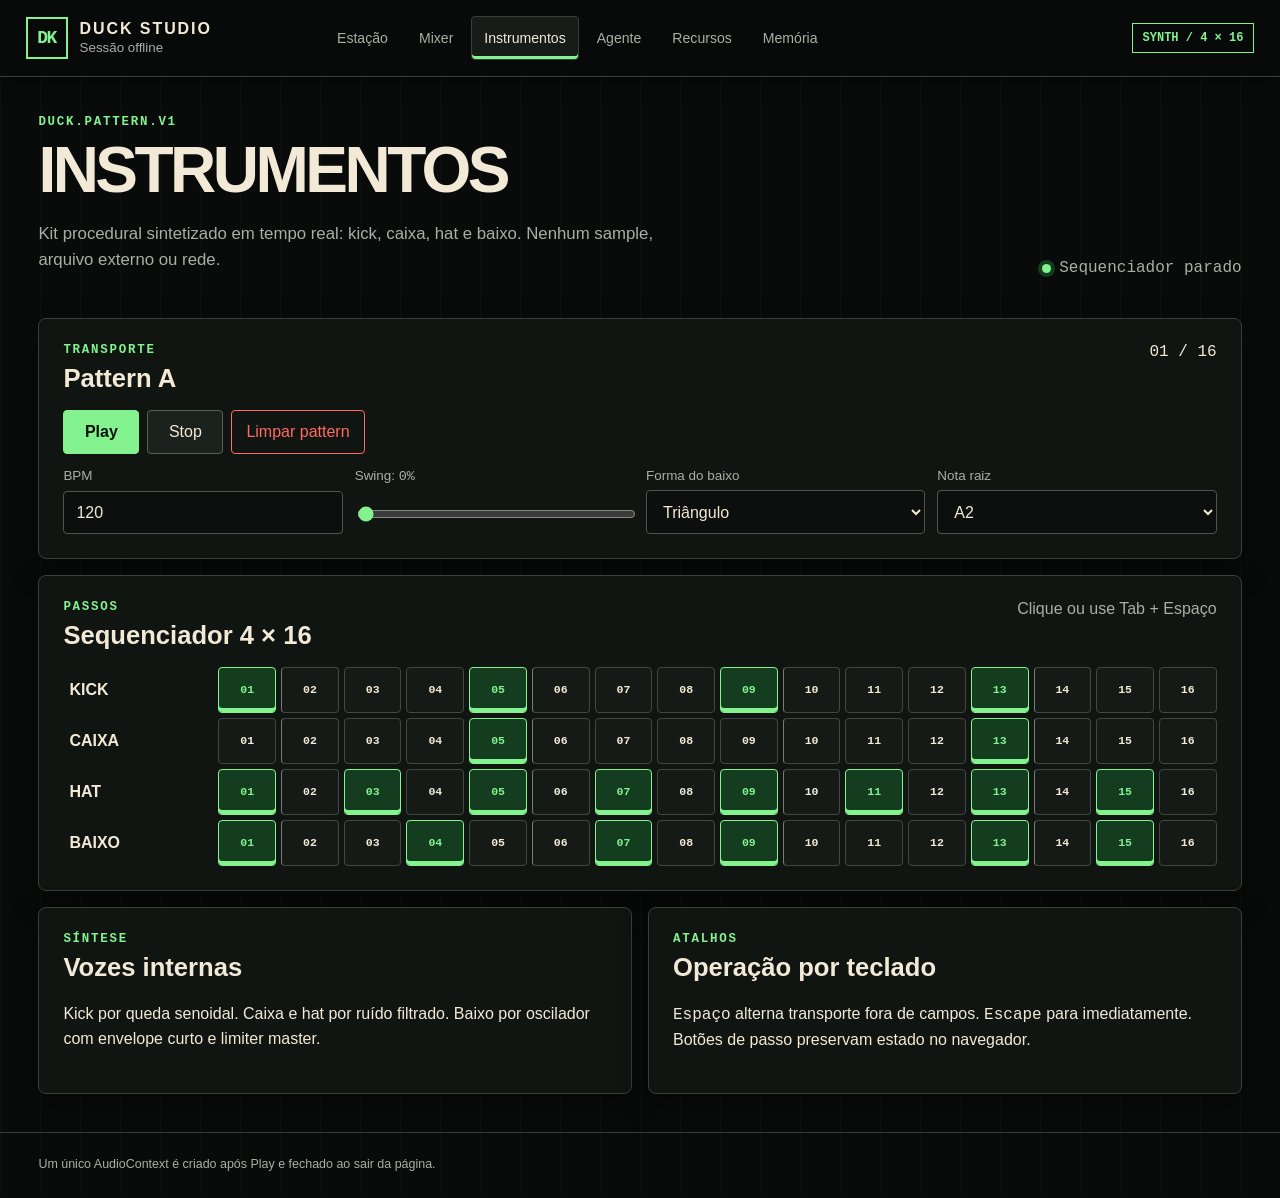
<file: duck-studio-os-win11/html-offline/instrumentos.html>
<!doctype html>
<html lang="pt-BR">
<head>
  <meta charset="utf-8">
  <meta name="viewport" content="width=device-width, initial-scale=1">
  <meta name="color-scheme" content="dark">
  <title>DUCK Studio — Instrumentos e sequenciador</title>
  <link rel="stylesheet" href="assets/duck.css">
  <script defer src="assets/core.js"></script>
  <script defer src="assets/audio.js"></script>
</head>
<body>
  <a class="skip-link" href="#conteudo">Pular para o conteúdo</a>
  <header class="topbar">
    <div class="brand"><span class="brand-mark" aria-hidden="true">DK</span><span><strong>DUCK Studio</strong><small data-project-title>Sessão offline</small></span></div>
    <nav class="main-nav" aria-label="Módulos principais"><a href="index.html">Estação</a><a href="mixer.html">Mixer</a><a href="instrumentos.html">Instrumentos</a><a href="agente.html">Agente</a><a href="recursos.html">Recursos</a><a href="memoria.html">Memória</a></nav>
    <span class="offline-badge">SYNTH / 4 × 16</span>
  </header>
  <main id="conteudo">
    <header class="page-head"><div><p class="eyebrow">duck.pattern.v1</p><h1>Instrumentos</h1><p class="lede">Kit procedural sintetizado em tempo real: kick, caixa, hat e baixo. Nenhum sample, arquivo externo ou rede.</p></div><div class="status-line" id="sequence-status">Sequenciador parado</div></header>
    <section class="panel">
      <div class="panel-header"><div><p class="eyebrow">Transporte</p><h2>Pattern A</h2></div><span class="mono" id="position">01 / 16</span></div>
      <div class="transport"><button id="play" class="primary" type="button" aria-pressed="false">Play</button><button id="stop" type="button">Stop</button><button id="clear-pattern" class="danger" type="button">Limpar pattern</button></div>
      <div class="form-row" style="margin-top:14px">
        <label class="field"><span>BPM</span><input id="tempo" type="number" min="30" max="300" step="1"></label>
        <label class="field"><span>Swing: <output id="swing-value">0%</output></span><input id="swing" type="range" min="0" max="75" step="1" value="0"></label>
        <label class="field"><span>Forma do baixo</span><select id="waveform"><option value="triangle">Triângulo</option><option value="sine">Seno</option><option value="sawtooth">Dente de serra</option><option value="square">Quadrada</option></select></label>
        <label class="field"><span>Nota raiz</span><select id="root-note"><option>C2</option><option>D2</option><option>E2</option><option>F2</option><option>G2</option><option selected>A2</option><option>B2</option></select></label>
      </div>
    </section>
    <section class="panel" style="margin-top:16px" aria-labelledby="sequencer-title">
      <div class="panel-header"><div><p class="eyebrow">Passos</p><h2 id="sequencer-title">Sequenciador 4 × 16</h2></div><span class="muted">Clique ou use Tab + Espaço</span></div>
      <div style="overflow-x:auto"><div id="step-grid" class="step-grid" role="group" aria-label="Quatro pistas por dezesseis passos"></div></div>
    </section>
    <section class="grid two" style="margin-top:16px">
      <article class="panel"><p class="eyebrow">Síntese</p><h2>Vozes internas</h2><p>Kick por queda senoidal. Caixa e hat por ruído filtrado. Baixo por oscilador com envelope curto e limiter master.</p></article>
      <article class="panel"><p class="eyebrow">Atalhos</p><h2>Operação por teclado</h2><p><span class="mono">Espaço</span> alterna transporte fora de campos. <span class="mono">Escape</span> para imediatamente. Botões de passo preservam estado no navegador.</p></article>
    </section>
  </main>
  <footer>Um único AudioContext é criado após Play e fechado ao sair da página.</footer>
  <script>
    document.addEventListener('DOMContentLoaded', function () {
      DuckCore.initPage('instrumentos');
      var project = DuckCore.readJSON(DuckCore.KEYS.project, DuckCore.DEFAULT_PROJECT);
      function initial() { return { schemaVersion: 1, bpm: project.bpm || 120, swing: 0, waveform: 'triangle', rootNote: 'A2', tracks: [
        { id: 'kick', name: 'KICK', steps: [1,0,0,0,1,0,0,0,1,0,0,0,1,0,0,0] },
        { id: 'snare', name: 'CAIXA', steps: [0,0,0,0,1,0,0,0,0,0,0,0,1,0,0,0] },
        { id: 'hat', name: 'HAT', steps: [1,0,1,0,1,0,1,0,1,0,1,0,1,0,1,0] },
        { id: 'bass', name: 'BAIXO', steps: [1,0,0,1,0,0,1,0,1,0,0,0,1,0,1,0] }
      ], updatedAt: null }; }
      var state = DuckCore.readJSON(DuckCore.KEYS.pattern, initial());
      if (!Array.isArray(state.tracks) || state.tracks.length !== 4) state = initial();
      var grid = document.getElementById('step-grid');
      var stepButtons = [];
      var timer = null; var playing = false; var currentStep = 0; var nextAt = 0;
      document.getElementById('tempo').value = state.bpm;
      document.getElementById('swing').value = state.swing || 0;
      document.getElementById('swing-value').textContent = (state.swing || 0) + '%';
      document.getElementById('waveform').value = state.waveform || 'triangle';
      document.getElementById('root-note').value = state.rootNote || 'A2';
      function persist() { state.updatedAt = new Date().toISOString(); DuckCore.writeJSON(DuckCore.KEYS.pattern, state); }
      function renderGrid() {
        grid.replaceChildren(); stepButtons = [];
        state.tracks.forEach(function (track, trackIndex) {
          var label = document.createElement('div'); label.className = 'step-label'; label.textContent = track.name; grid.appendChild(label);
          stepButtons[trackIndex] = [];
          track.steps.forEach(function (active, stepIndex) {
            var button = document.createElement('button'); button.type = 'button'; button.className = 'step'; button.textContent = String(stepIndex + 1).padStart(2, '0'); button.setAttribute('aria-label', track.name + ', passo ' + (stepIndex + 1)); button.setAttribute('aria-pressed', String(Boolean(active)));
            button.addEventListener('click', function () { track.steps[stepIndex] = track.steps[stepIndex] ? 0 : 1; button.setAttribute('aria-pressed', String(Boolean(track.steps[stepIndex]))); persist(); });
            grid.appendChild(button); stepButtons[trackIndex][stepIndex] = button;
          });
        });
      }
      function intervalFor(step) { var base = 60 / DuckCore.clamp(state.bpm, 30, 300) / 4; var swing = DuckCore.clamp(state.swing, 0, 75) / 100; return step % 2 === 0 ? base * (1 + swing * 0.45) : base * (1 - swing * 0.45); }
      function trigger(track, when, step) {
        if (!track.steps[step]) return;
        if (track.id === 'bass') {
          var notes = [state.rootNote, state.rootNote, 'E2', state.rootNote, 'G2', state.rootNote, 'E2', state.rootNote, state.rootNote, 'C3', 'E2', state.rootNote, 'G2', 'E2', state.rootNote, 'B2'];
          DuckAudio.tone({ frequency: DuckAudio.noteFrequency(notes[step]), type: state.waveform, duration: intervalFor(step) * 0.78, velocity: 0.24, when: when });
        } else DuckAudio.drum(track.id, when, track.id === 'kick' ? 0.55 : 0.38);
      }
      function paint(step, delay) { window.setTimeout(function () { stepButtons.forEach(function (row) { row.forEach(function (button) { button.classList.remove('playing'); }); row[step].classList.add('playing'); }); document.getElementById('position').textContent = String(step + 1).padStart(2, '0') + ' / 16'; }, Math.max(0, delay)); }
      function schedule() {
        while (playing && nextAt < DuckAudio.now() + 0.12) {
          state.tracks.forEach(function (track) { trigger(track, nextAt, currentStep); });
          paint(currentStep, (nextAt - DuckAudio.now()) * 1000);
          nextAt += intervalFor(currentStep); currentStep = (currentStep + 1) % 16;
        }
      }
      function play() {
        if (playing) return;
        DuckAudio.ensure().then(function () { playing = true; currentStep = 0; nextAt = DuckAudio.now() + 0.05; timer = window.setInterval(schedule, 25); schedule(); document.getElementById('play').setAttribute('aria-pressed', 'true'); DuckCore.setStatus('sequence-status', 'Sequenciador em reprodução.', 'ok'); }).catch(function (error) { DuckCore.setStatus('sequence-status', error.message, 'danger'); });
      }
      function stop() { playing = false; if (timer) window.clearInterval(timer); timer = null; DuckAudio.stopAll(); stepButtons.forEach(function (row) { row.forEach(function (button) { button.classList.remove('playing'); }); }); document.getElementById('play').setAttribute('aria-pressed', 'false'); DuckCore.setStatus('sequence-status', 'Sequenciador parado.', 'warn'); }
      ['tempo','swing','waveform','root-note'].forEach(function (id) { document.getElementById(id).addEventListener('input', function () { state.bpm = DuckCore.clamp(document.getElementById('tempo').value, 30, 300); state.swing = DuckCore.clamp(document.getElementById('swing').value, 0, 75); state.waveform = document.getElementById('waveform').value; state.rootNote = document.getElementById('root-note').value; document.getElementById('swing-value').textContent = state.swing + '%'; persist(); }); });
      document.getElementById('play').addEventListener('click', function () { if (playing) stop(); else play(); }); document.getElementById('stop').addEventListener('click', stop);
      document.getElementById('clear-pattern').addEventListener('click', function () { if (!window.confirm('Limpar somente os 64 passos de duck.pattern.v1?')) return; state.tracks.forEach(function (track) { track.steps = Array(16).fill(0); }); persist(); renderGrid(); stop(); });
      document.addEventListener('keydown', function (event) { if (event.target.matches('input, select, textarea, button')) return; if (event.code === 'Space') { event.preventDefault(); if (playing) stop(); else play(); } if (event.key === 'Escape') stop(); });
      window.addEventListener('pagehide', function () { if (timer) window.clearInterval(timer); }); renderGrid();
    });
  </script>
</body>
</html>
</file>
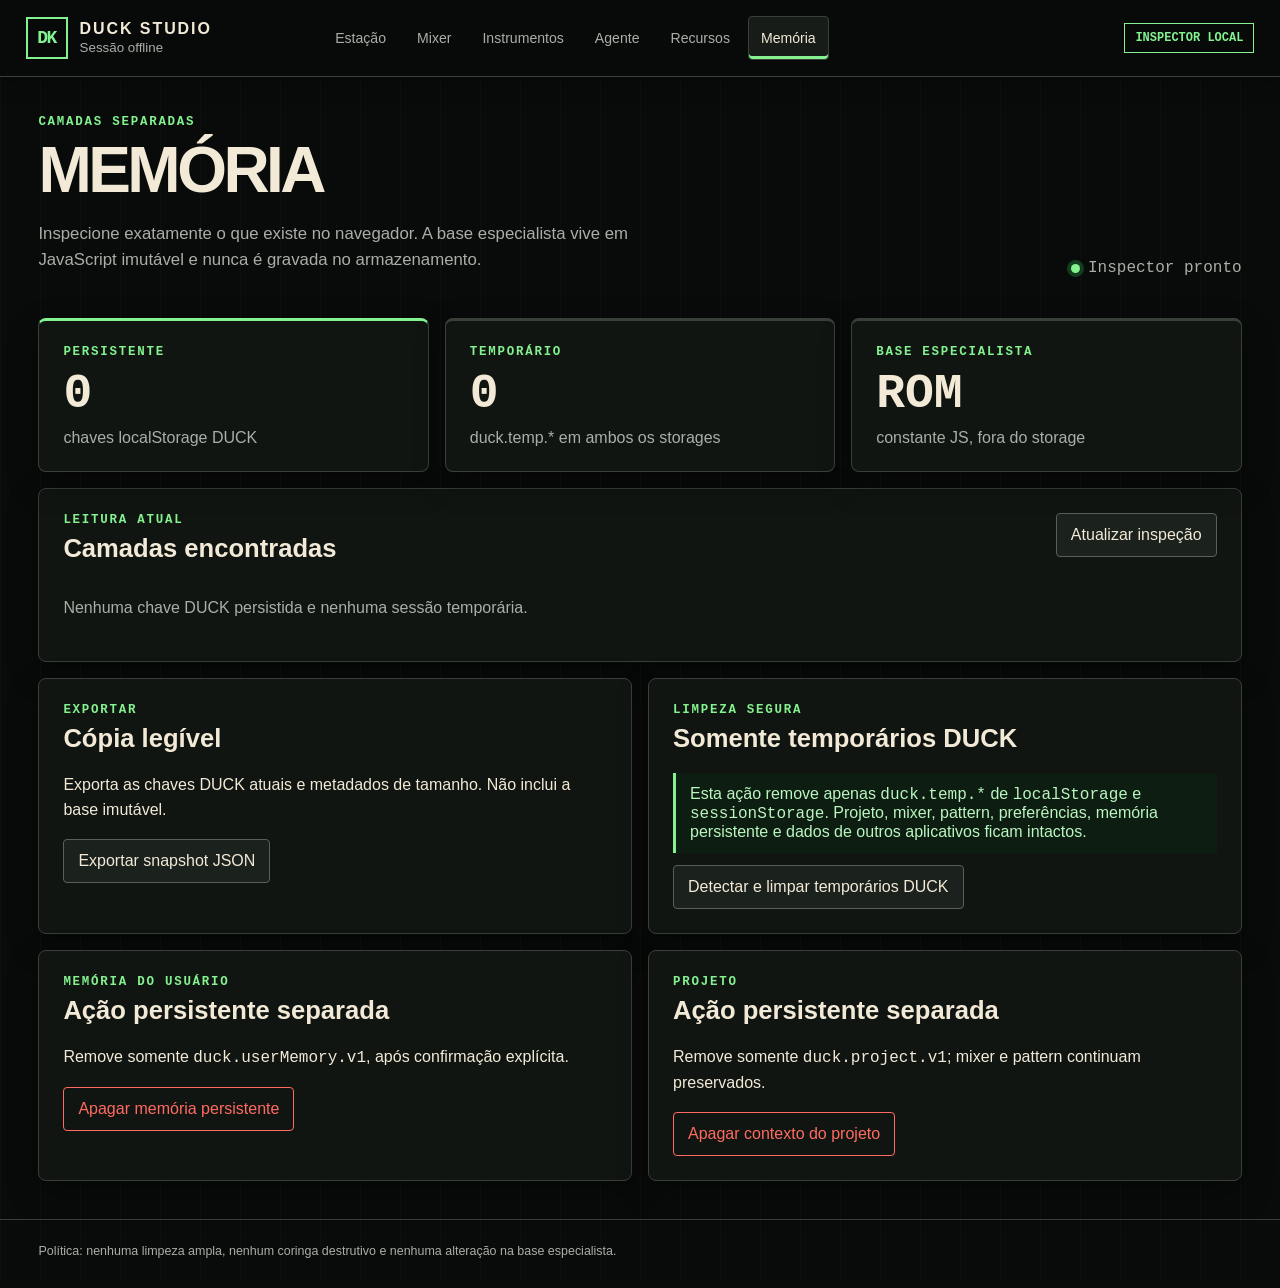
<file: duck-studio-os-win11/html-offline/memoria.html>
<!doctype html>
<html lang="pt-BR">
<head>
  <meta charset="utf-8">
  <meta name="viewport" content="width=device-width, initial-scale=1">
  <meta name="color-scheme" content="dark">
  <title>DUCK Studio — Memória local</title>
  <link rel="stylesheet" href="assets/duck.css">
  <script defer src="assets/core.js"></script>
</head>
<body>
  <a class="skip-link" href="#conteudo">Pular para o conteúdo</a>
  <header class="topbar">
    <div class="brand"><span class="brand-mark" aria-hidden="true">DK</span><span><strong>DUCK Studio</strong><small data-project-title>Sessão offline</small></span></div>
    <nav class="main-nav" aria-label="Módulos principais"><a href="index.html">Estação</a><a href="mixer.html">Mixer</a><a href="instrumentos.html">Instrumentos</a><a href="agente.html">Agente</a><a href="recursos.html">Recursos</a><a href="memoria.html">Memória</a></nav>
    <span class="offline-badge">INSPECTOR LOCAL</span>
  </header>
  <main id="conteudo">
    <header class="page-head"><div><p class="eyebrow">Camadas separadas</p><h1>Memória</h1><p class="lede">Inspecione exatamente o que existe no navegador. A base especialista vive em JavaScript imutável e nunca é gravada no armazenamento.</p></div><div class="status-line" id="memory-page-status">Inspector pronto</div></header>
    <section class="grid three">
      <article class="panel stat active"><p class="eyebrow">Persistente</p><strong id="persistent-count">0</strong><span class="muted">chaves localStorage DUCK</span></article>
      <article class="panel stat"><p class="eyebrow">Temporário</p><strong id="temporary-count">0</strong><span class="muted">duck.temp.* em ambos os storages</span></article>
      <article class="panel stat"><p class="eyebrow">Base especialista</p><strong>ROM</strong><span class="muted">constante JS, fora do storage</span></article>
    </section>
    <section class="panel" style="margin-top:16px" aria-labelledby="layers-title">
      <div class="panel-header"><div><p class="eyebrow">Leitura atual</p><h2 id="layers-title">Camadas encontradas</h2></div><button id="refresh-memory" type="button">Atualizar inspeção</button></div>
      <div id="memory-layers" class="memory-layers"></div>
    </section>
    <section class="grid two" style="margin-top:16px">
      <article class="panel"><p class="eyebrow">Exportar</p><h2>Cópia legível</h2><p>Exporta as chaves DUCK atuais e metadados de tamanho. Não inclui a base imutável.</p><button id="export-memory" type="button">Exportar snapshot JSON</button></article>
      <article class="panel"><p class="eyebrow">Limpeza segura</p><h2>Somente temporários DUCK</h2><div class="notice safe">Esta ação remove apenas <span class="mono">duck.temp.*</span> de <span class="mono">localStorage</span> e <span class="mono">sessionStorage</span>. Projeto, mixer, pattern, preferências, memória persistente e dados de outros aplicativos ficam intactos.</div><button id="clean-temp" type="button" style="margin-top:12px">Detectar e limpar temporários DUCK</button></article>
      <article class="panel"><p class="eyebrow">Memória do usuário</p><h2>Ação persistente separada</h2><p>Remove somente <span class="mono">duck.userMemory.v1</span>, após confirmação explícita.</p><button id="clear-user-memory" class="danger" type="button">Apagar memória persistente</button></article>
      <article class="panel"><p class="eyebrow">Projeto</p><h2>Ação persistente separada</h2><p>Remove somente <span class="mono">duck.project.v1</span>; mixer e pattern continuam preservados.</p><button id="clear-project" class="danger" type="button">Apagar contexto do projeto</button></article>
    </section>
  </main>
  <footer>Política: nenhuma limpeza ampla, nenhum coringa destrutivo e nenhuma alteração na base especialista.</footer>
  <script>
    document.addEventListener('DOMContentLoaded', function () {
      DuckCore.initPage('memoria');
      var root = document.getElementById('memory-layers');
      function render() {
        var rows = DuckCore.storageSnapshot(); root.replaceChildren();
        if (!rows.length) { var empty = document.createElement('p'); empty.className = 'muted'; empty.textContent = 'Nenhuma chave DUCK persistida e nenhuma sessão temporária.'; root.appendChild(empty); }
        rows.forEach(function (row) {
          var article = document.createElement('article'); article.className = 'memory-row';
          var identity = document.createElement('div'); var key = document.createElement('code'); key.textContent = row.key; var scope = document.createElement('div'); scope.className = 'muted'; scope.textContent = row.scope; identity.append(key, scope);
          var value = document.createElement('pre'); value.className = 'memory-value'; try { value.textContent = JSON.stringify(JSON.parse(row.value), null, 2); } catch (_) { value.textContent = row.value || 'vazio'; }
          var size = document.createElement('span'); size.className = 'mono'; size.textContent = DuckCore.formatBytes(row.bytes); article.append(identity, value, size); root.appendChild(article);
        });
        var persistent = rows.filter(function (row) { return row.scope === 'localStorage' && row.key.indexOf(DuckCore.KEYS.tempPrefix) !== 0; }).length;
        var temporary = rows.filter(function (row) { return row.key.indexOf(DuckCore.KEYS.tempPrefix) === 0; }).length;
        document.getElementById('persistent-count').textContent = persistent; document.getElementById('temporary-count').textContent = temporary;
      }
      document.getElementById('refresh-memory').addEventListener('click', function () { render(); DuckCore.setStatus('memory-page-status', 'Inspeção atualizada.', 'ok'); });
      document.getElementById('export-memory').addEventListener('click', function () { DuckCore.downloadJSON('duck-storage-snapshot.json', { exportedAt: new Date().toISOString(), layers: DuckCore.storageSnapshot().map(function (row) { return { scope: row.scope, key: row.key, bytes: row.bytes, value: row.value }; }) }); });
      document.getElementById('clean-temp').addEventListener('click', function () { var before = DuckCore.storageSnapshot().filter(function (row) { return row.key.indexOf(DuckCore.KEYS.tempPrefix) === 0; }).length; if (!before) { DuckCore.setStatus('memory-page-status', 'Nenhum temporário DUCK encontrado.', 'ok'); return; } if (!window.confirm('Remover ' + before + ' item(ns) duck.temp.*? Chaves persistentes e dados de outros aplicativos serão preservados.')) return; var result = DuckCore.cleanTemporary(); render(); DuckCore.setStatus('memory-page-status', result.ok ? result.removed.length + ' temporário(s) DUCK removido(s).' : 'Falha parcial na limpeza temporária.', result.ok ? 'ok' : 'danger'); });
      document.getElementById('clear-user-memory').addEventListener('click', function () { if (!window.confirm('Apagar somente duck.userMemory.v1? Esta ação não apaga projeto, mixer ou pattern.')) return; DuckCore.removeKey(DuckCore.KEYS.userMemory); render(); DuckCore.setStatus('memory-page-status', 'Memória persistente do usuário apagada.', 'ok'); });
      document.getElementById('clear-project').addEventListener('click', function () { if (!window.confirm('Apagar somente duck.project.v1? Mixer, pattern e memória do usuário ficam preservados.')) return; DuckCore.removeKey(DuckCore.KEYS.project); render(); DuckCore.setStatus('memory-page-status', 'Contexto do projeto apagado.', 'ok'); }); render();
    });
  </script>
</body>
</html>
</file>
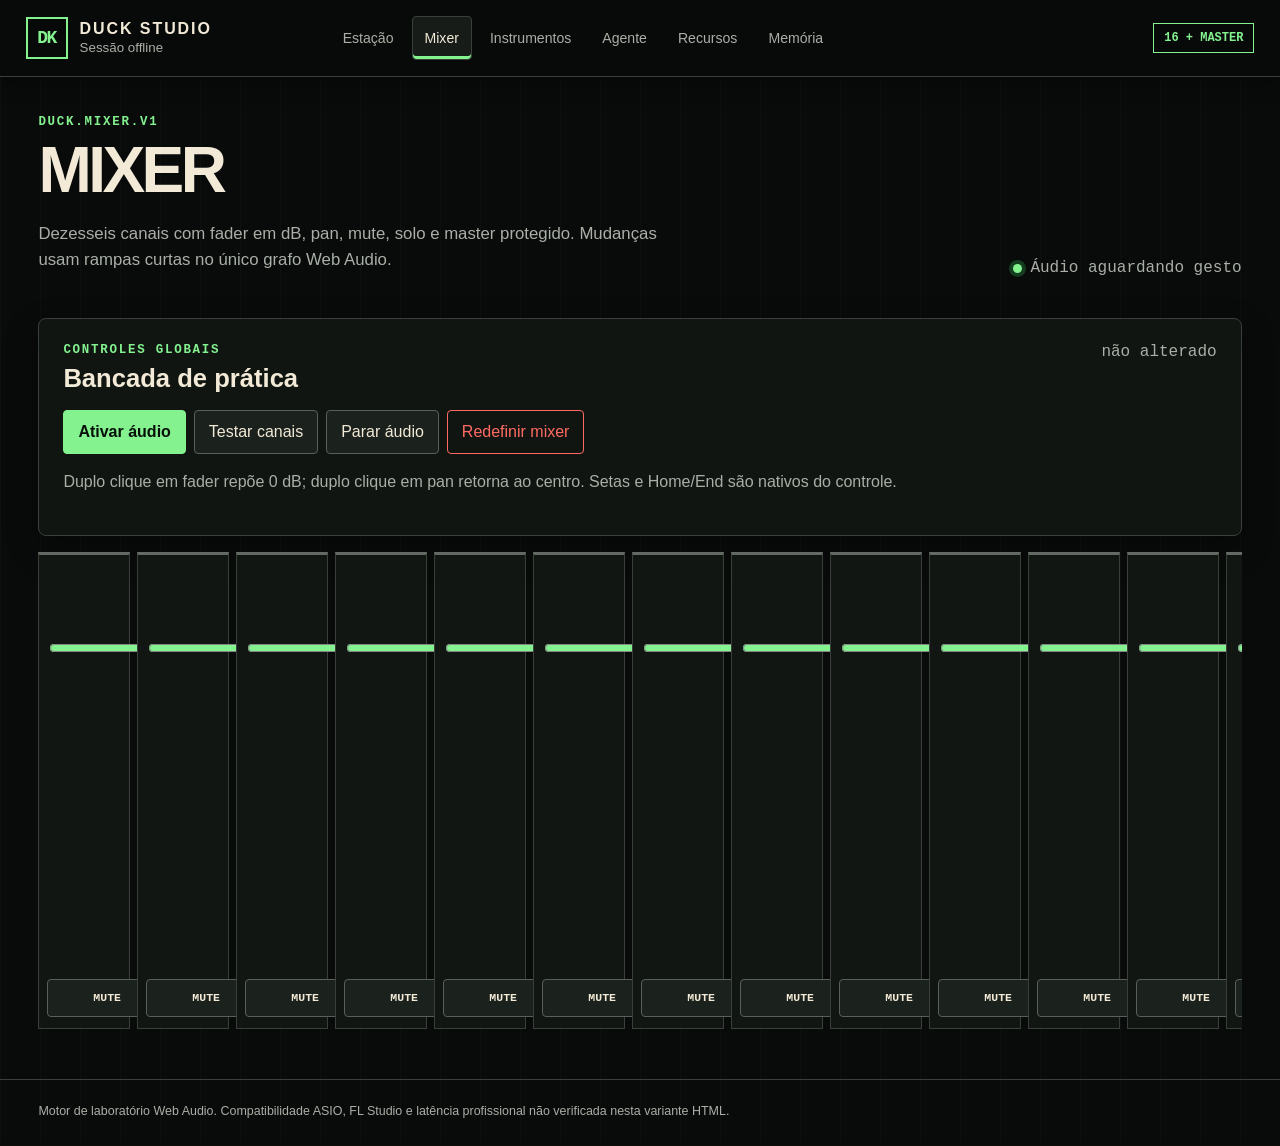
<file: duck-studio-os-win11/html-offline/mixer.html>
<!doctype html>
<html lang="pt-BR">
<head>
  <meta charset="utf-8">
  <meta name="viewport" content="width=device-width, initial-scale=1">
  <meta name="color-scheme" content="dark">
  <title>DUCK Studio — Mixer 16 canais</title>
  <link rel="stylesheet" href="assets/duck.css">
  <script defer src="assets/core.js"></script>
  <script defer src="assets/audio.js"></script>
</head>
<body>
  <a class="skip-link" href="#conteudo">Pular para o conteúdo</a>
  <header class="topbar">
    <div class="brand"><span class="brand-mark" aria-hidden="true">DK</span><span><strong>DUCK Studio</strong><small data-project-title>Sessão offline</small></span></div>
    <nav class="main-nav" aria-label="Módulos principais"><a href="index.html">Estação</a><a href="mixer.html">Mixer</a><a href="instrumentos.html">Instrumentos</a><a href="agente.html">Agente</a><a href="recursos.html">Recursos</a><a href="memoria.html">Memória</a></nav>
    <span class="offline-badge">16 + MASTER</span>
  </header>
  <main id="conteudo">
    <header class="page-head"><div><p class="eyebrow">duck.mixer.v1</p><h1>Mixer</h1><p class="lede">Dezesseis canais com fader em dB, pan, mute, solo e master protegido. Mudanças usam rampas curtas no único grafo Web Audio.</p></div><div class="status-line" id="audio-status">Áudio aguardando gesto</div></header>
    <section class="panel">
      <div class="panel-header"><div><p class="eyebrow">Controles globais</p><h2>Bancada de prática</h2></div><span class="mono muted" id="save-state">não alterado</span></div>
      <div class="transport"><button id="enable-audio" class="primary" type="button">Ativar áudio</button><button id="test-mix" type="button">Testar canais</button><button id="stop-audio" type="button">Parar áudio</button><button id="reset-mixer" class="danger" type="button">Redefinir mixer</button></div>
      <p class="muted">Duplo clique em fader repõe 0 dB; duplo clique em pan retorna ao centro. Setas e Home/End são nativos do controle.</p>
    </section>
    <section aria-label="Canais do mixer" style="margin-top:16px">
      <div class="mixer-scroll" tabindex="0" aria-label="Mixer horizontal; use Shift mais roda ou barra inferior para navegar"><div id="mixer" class="mixer"></div></div>
    </section>
  </main>
  <footer>Motor de laboratório Web Audio. Compatibilidade ASIO, FL Studio e latência profissional não verificada nesta variante HTML.</footer>
  <script>
    document.addEventListener('DOMContentLoaded', function () {
      DuckCore.initPage('mixer');
      function defaults() {
        return { schemaVersion: 1, channels: Array.from({ length: 16 }, function (_, index) { return { id: index + 1, name: 'CH ' + String(index + 1).padStart(2, '0'), db: 0, pan: 0, mute: false, solo: false }; }), master: { db: -2 }, updatedAt: null };
      }
      var fallback = defaults();
      var state = DuckCore.readJSON(DuckCore.KEYS.mixer, fallback);
      if (!Array.isArray(state.channels) || state.channels.length !== 16) state = fallback;
      var root = document.getElementById('mixer');
      var meters = [];
      function dbLabel(value) { return Number(value) <= -60 ? '−∞ dB' : (Number(value) > 0 ? '+' : '') + Number(value).toFixed(1) + ' dB'; }
      function panLabel(value) { var number = Number(value); return number === 0 ? 'C' : Math.abs(number) + (number < 0 ? 'L' : 'R'); }
      function persist() { state.updatedAt = new Date().toISOString(); DuckCore.writeJSON(DuckCore.KEYS.mixer, state); document.getElementById('save-state').textContent = 'salvo ' + new Date().toLocaleTimeString('pt-BR'); }
      function syncAudio() { state.channels.forEach(function (channel, index) { DuckAudio.setChannel(index, channel, state.channels); }); DuckAudio.setMaster(state.master.db); }
      function makeChannel(channel, index) {
        var article = document.createElement('article'); article.className = 'channel'; article.dataset.channel = String(index);
        var number = document.createElement('span'); number.className = 'channel-number'; number.textContent = String(index + 1).padStart(2, '0');
        var title = document.createElement('h3'); title.textContent = channel.name;
        var panRow = document.createElement('label'); panRow.className = 'pan-row';
        var panText = document.createElement('span'); panText.textContent = 'PAN ' + panLabel(channel.pan);
        var pan = document.createElement('input'); pan.type = 'range'; pan.min = '-100'; pan.max = '100'; pan.step = '1'; pan.value = channel.pan; pan.setAttribute('aria-label', 'Panorama do canal ' + (index + 1));
        pan.addEventListener('input', function () { channel.pan = Number(pan.value); panText.textContent = 'PAN ' + panLabel(channel.pan); syncAudio(); persist(); });
        pan.addEventListener('dblclick', function () { pan.value = '0'; pan.dispatchEvent(new Event('input')); }); panRow.append(panText, pan);
        var wrap = document.createElement('div'); wrap.className = 'fader-wrap';
        var scale = document.createElement('div'); scale.className = 'fader-scale'; scale.setAttribute('aria-hidden', 'true'); ['+6','0','−12','−24','−∞'].forEach(function (text) { var span = document.createElement('span'); span.textContent = text; scale.appendChild(span); });
        var fader = document.createElement('input'); fader.className = 'fader'; fader.type = 'range'; fader.min = '-60'; fader.max = '6'; fader.step = '0.5'; fader.value = channel.db; fader.setAttribute('aria-label', 'Fader do canal ' + (index + 1)); fader.setAttribute('aria-valuetext', dbLabel(channel.db));
        var meter = document.createElement('span'); meter.className = 'meter'; meter.setAttribute('aria-hidden', 'true'); var meterFill = document.createElement('i'); meter.appendChild(meterFill); meters.push(meter);
        fader.addEventListener('input', function () { channel.db = Number(fader.value); value.textContent = dbLabel(channel.db); fader.setAttribute('aria-valuetext', dbLabel(channel.db)); syncAudio(); persist(); });
        fader.addEventListener('dblclick', function () { fader.value = '0'; fader.dispatchEvent(new Event('input')); }); wrap.append(scale, fader, meter);
        var value = document.createElement('output'); value.className = 'value'; value.textContent = dbLabel(channel.db);
        var buttons = document.createElement('div'); buttons.className = 'channel-buttons';
        var mute = document.createElement('button'); mute.type = 'button'; mute.className = 'mute'; mute.textContent = 'MUTE'; mute.setAttribute('aria-pressed', String(channel.mute)); mute.setAttribute('aria-label', 'Mute canal ' + (index + 1));
        var solo = document.createElement('button'); solo.type = 'button'; solo.textContent = 'SOLO'; solo.setAttribute('aria-pressed', String(channel.solo)); solo.setAttribute('aria-label', 'Solo canal ' + (index + 1));
        mute.addEventListener('click', function () { channel.mute = !channel.mute; mute.setAttribute('aria-pressed', String(channel.mute)); syncAudio(); persist(); });
        solo.addEventListener('click', function () { channel.solo = !channel.solo; solo.setAttribute('aria-pressed', String(channel.solo)); syncAudio(); persist(); });
        buttons.append(mute, solo); article.append(number, title, panRow, wrap, value, buttons); return article;
      }
      function makeMaster() {
        var article = document.createElement('article'); article.className = 'channel master';
        var number = document.createElement('span'); number.className = 'channel-number'; number.textContent = 'OUT';
        var title = document.createElement('h3'); title.textContent = 'MASTER';
        var info = document.createElement('p'); info.className = 'mono muted'; info.textContent = 'LIMIT −3';
        var wrap = document.createElement('div'); wrap.className = 'fader-wrap';
        var scale = document.createElement('div'); scale.className = 'fader-scale'; scale.setAttribute('aria-hidden', 'true'); ['+6','0','−12','−24','−∞'].forEach(function (text) { var span = document.createElement('span'); span.textContent = text; scale.appendChild(span); });
        var fader = document.createElement('input'); fader.className = 'fader'; fader.type = 'range'; fader.min = '-60'; fader.max = '6'; fader.step = '0.5'; fader.value = state.master.db; fader.setAttribute('aria-label', 'Fader master');
        var value = document.createElement('output'); value.className = 'value'; value.textContent = dbLabel(state.master.db);
        fader.addEventListener('input', function () { state.master.db = Number(fader.value); value.textContent = dbLabel(state.master.db); DuckAudio.setMaster(state.master.db); persist(); });
        fader.addEventListener('dblclick', function () { fader.value = '0'; fader.dispatchEvent(new Event('input')); }); wrap.append(scale, fader); article.append(number, title, info, wrap, value, document.createElement('span')); return article;
      }
      state.channels.forEach(function (channel, index) { root.appendChild(makeChannel(channel, index)); }); root.appendChild(makeMaster());
      document.getElementById('enable-audio').addEventListener('click', function () { DuckAudio.ensure().then(function () { syncAudio(); DuckCore.setStatus('audio-status', 'Áudio ativo · único contexto', 'ok'); }).catch(function (error) { DuckCore.setStatus('audio-status', error.message, 'danger'); }); });
      document.getElementById('test-mix').addEventListener('click', function () {
        DuckAudio.ensure().then(function () {
          syncAudio(); var start = DuckAudio.now() + 0.04;
          state.channels.forEach(function (channel, index) { DuckAudio.tone({ frequency: 110 * Math.pow(2, (index % 12) / 12), duration: 0.13, velocity: 0.14, channel: index, when: start + index * 0.095 }); window.setTimeout(function () { meters[index].style.setProperty('--meter', '72%'); window.setTimeout(function () { meters[index].style.setProperty('--meter', '6%'); }, 130); }, index * 95); });
          DuckCore.setStatus('audio-status', 'Teste sequencial em reprodução.', 'ok');
        }).catch(function (error) { DuckCore.setStatus('audio-status', error.message, 'danger'); });
      });
      document.getElementById('stop-audio').addEventListener('click', function () { DuckAudio.stopAll(); meters.forEach(function (meter) { meter.style.setProperty('--meter', '6%'); }); DuckCore.setStatus('audio-status', 'Áudio parado.', 'warn'); });
      document.getElementById('reset-mixer').addEventListener('click', function () { if (!window.confirm('Redefinir somente duck.mixer.v1? Projeto, padrão e memória serão preservados.')) return; state = defaults(); DuckCore.writeJSON(DuckCore.KEYS.mixer, state); window.location.reload(); });
    });
  </script>
</body>
</html>
</file>
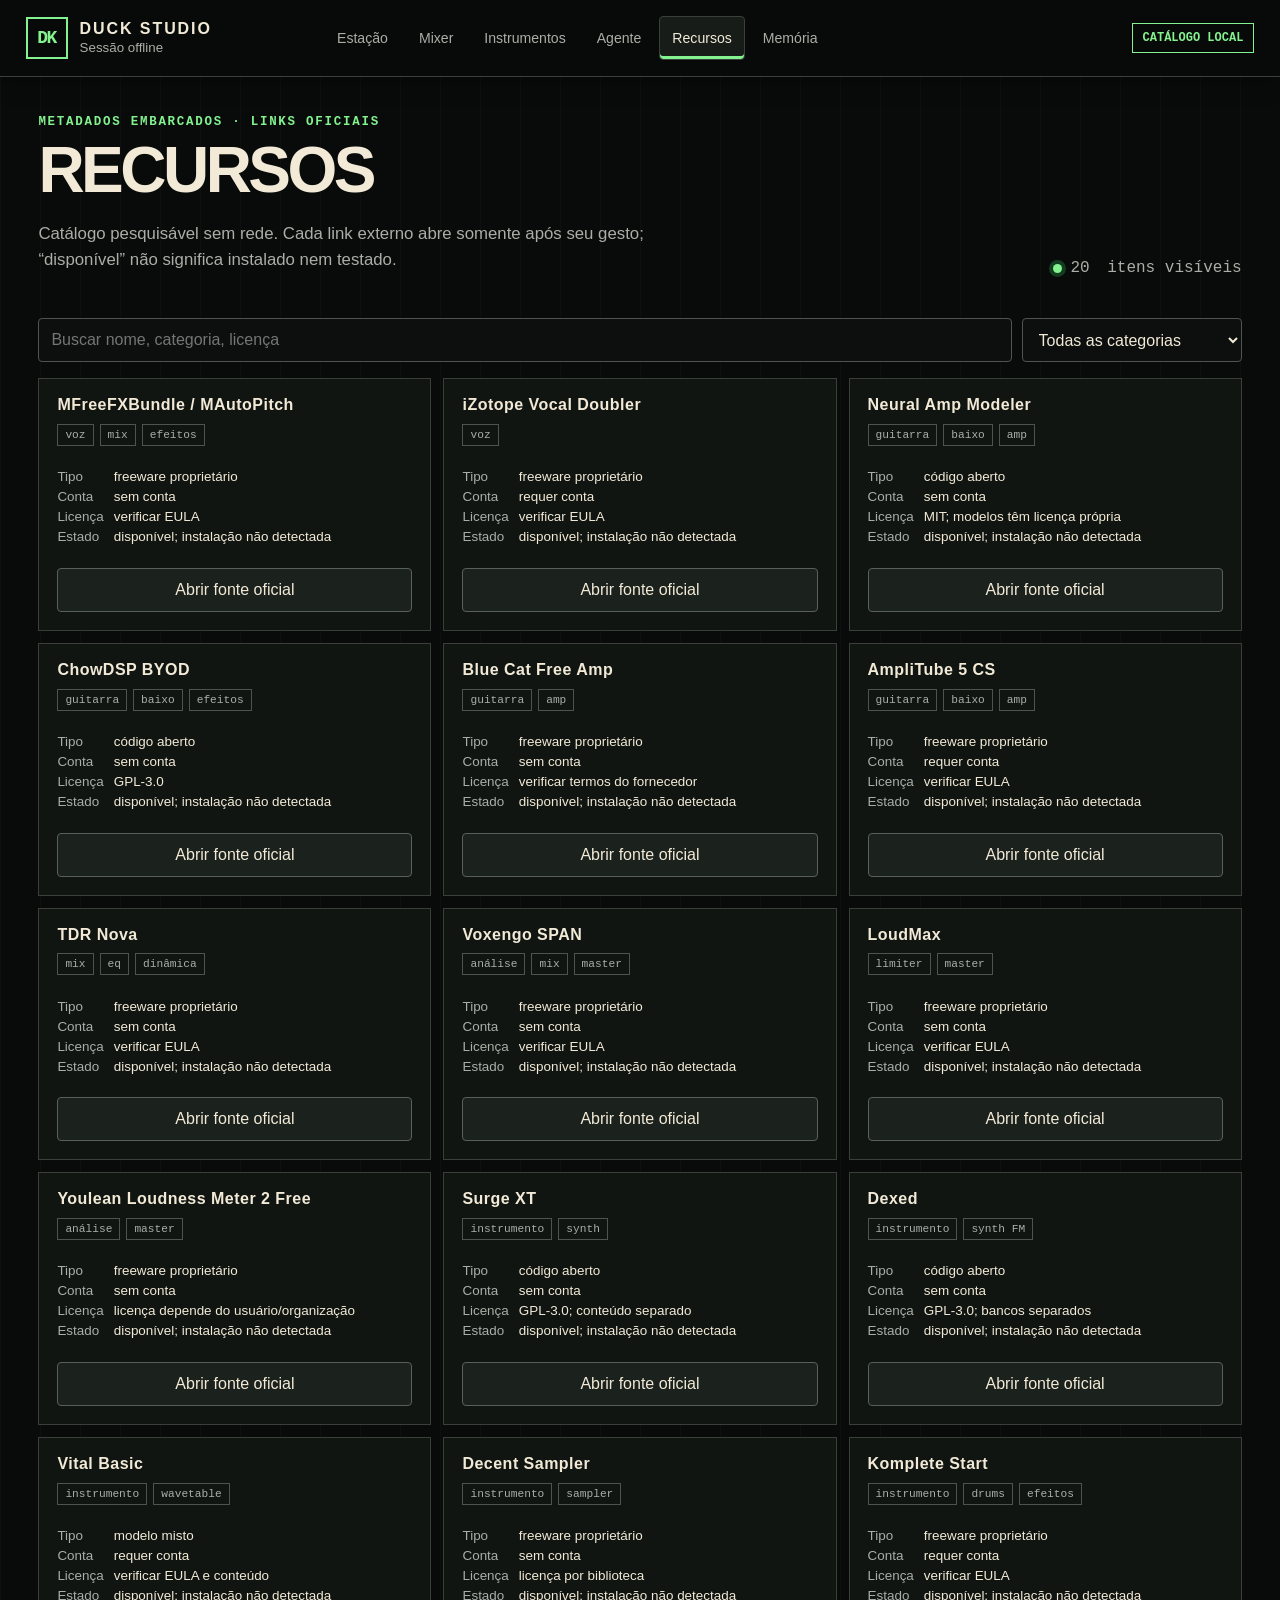
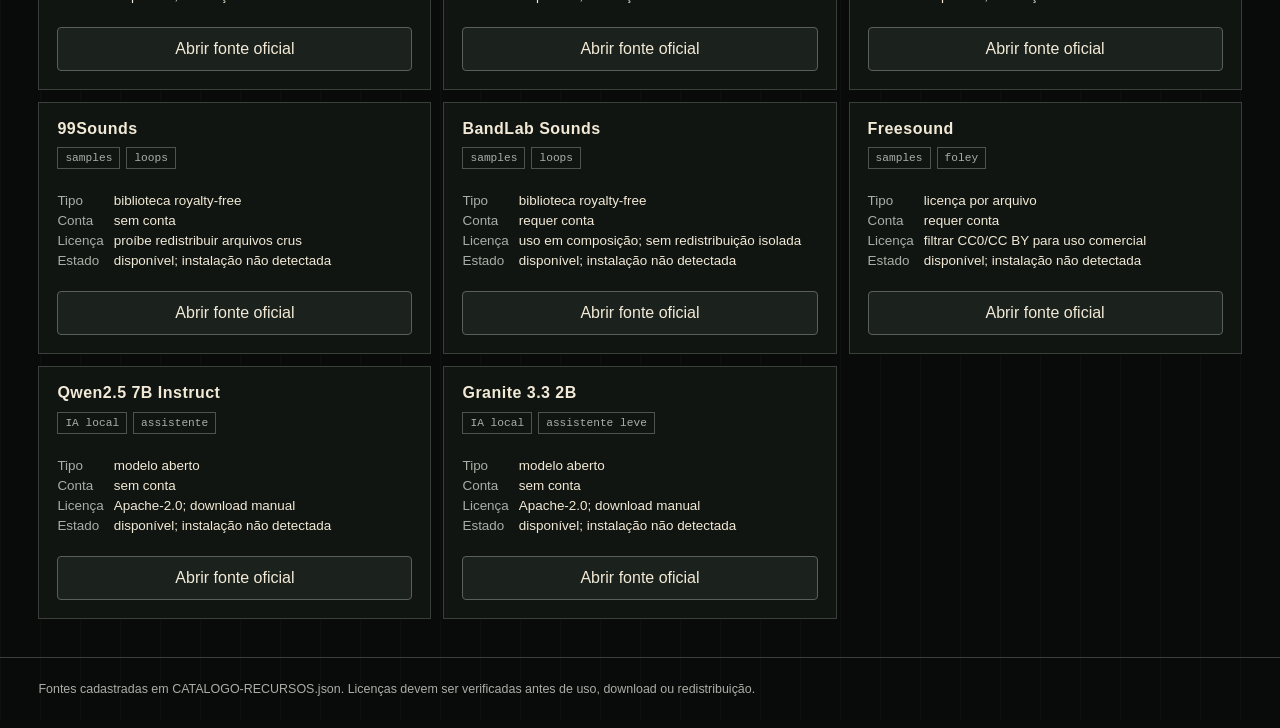
<file: duck-studio-os-win11/html-offline/recursos.html>
<!doctype html>
<html lang="pt-BR">
<head>
  <meta charset="utf-8">
  <meta name="viewport" content="width=device-width, initial-scale=1">
  <meta name="color-scheme" content="dark">
  <title>DUCK Studio — Recursos oficiais</title>
  <link rel="stylesheet" href="assets/duck.css">
  <script defer src="assets/core.js"></script>
  <script defer src="assets/knowledge.js"></script>
</head>
<body>
  <a class="skip-link" href="#conteudo">Pular para o conteúdo</a>
  <header class="topbar">
    <div class="brand"><span class="brand-mark" aria-hidden="true">DK</span><span><strong>DUCK Studio</strong><small data-project-title>Sessão offline</small></span></div>
    <nav class="main-nav" aria-label="Módulos principais"><a href="index.html">Estação</a><a href="mixer.html">Mixer</a><a href="instrumentos.html">Instrumentos</a><a href="agente.html">Agente</a><a href="recursos.html">Recursos</a><a href="memoria.html">Memória</a></nav>
    <span class="offline-badge">CATÁLOGO LOCAL</span>
  </header>
  <main id="conteudo">
    <header class="page-head"><div><p class="eyebrow">Metadados embarcados · links oficiais</p><h1>Recursos</h1><p class="lede">Catálogo pesquisável sem rede. Cada link externo abre somente após seu gesto; “disponível” não significa instalado nem testado.</p></div><div class="status-line"><span id="resource-count">0</span>&nbsp;itens visíveis</div></header>
    <section aria-label="Filtros do catálogo">
      <div class="filterbar"><label class="sr-only" for="resource-search">Buscar</label><input id="resource-search" type="search" placeholder="Buscar nome, categoria, licença"><label class="sr-only" for="resource-category">Categoria</label><select id="resource-category"><option value="">Todas as categorias</option></select></div>
      <div id="resource-list" class="resource-list"></div>
    </section>
  </main>
  <footer>Fontes cadastradas em CATALOGO-RECURSOS.json. Licenças devem ser verificadas antes de uso, download ou redistribuição.</footer>
  <script>
    document.addEventListener('DOMContentLoaded', function () {
      DuckCore.initPage('recursos');
      var search = document.getElementById('resource-search');
      var category = document.getElementById('resource-category');
      var list = document.getElementById('resource-list');
      var categories = [];
      DuckKnowledge.resources.forEach(function (resource) { resource.categories.forEach(function (item) { if (categories.indexOf(item) < 0) categories.push(item); }); });
      categories.sort().forEach(function (item) { var option = document.createElement('option'); option.value = item; option.textContent = item; category.appendChild(option); });
      function render() {
        var query = search.value.trim().toLowerCase();
        var selected = category.value;
        var filtered = DuckKnowledge.resources.filter(function (resource) {
          var haystack = [resource.name, resource.kind, resource.license].concat(resource.categories).join(' ').toLowerCase();
          return (!query || haystack.indexOf(query) >= 0) && (!selected || resource.categories.indexOf(selected) >= 0);
        });
        list.replaceChildren();
        filtered.forEach(function (resource) {
          var card = document.createElement('article'); card.className = 'resource-card';
          var title = document.createElement('h3'); title.textContent = resource.name; card.appendChild(title);
          var tags = document.createElement('div'); tags.className = 'tags';
          resource.categories.forEach(function (value) { var tag = document.createElement('span'); tag.className = 'tag'; tag.textContent = value; tags.appendChild(tag); }); card.appendChild(tags);
          var dl = document.createElement('dl'); dl.className = 'resource-meta';
          [['Tipo', resource.kind], ['Conta', resource.account], ['Licença', resource.license], ['Estado', resource.state]].forEach(function (row) { var dt = document.createElement('dt'); dt.textContent = row[0]; var dd = document.createElement('dd'); dd.textContent = row[1]; dl.append(dt, dd); }); card.appendChild(dl);
          var link = document.createElement('a'); link.className = 'button'; link.href = resource.url; link.target = '_blank'; link.rel = 'noopener noreferrer'; link.textContent = 'Abrir fonte oficial'; link.setAttribute('aria-label', 'Abrir fonte oficial de ' + resource.name); card.appendChild(link);
          list.appendChild(card);
        });
        document.getElementById('resource-count').textContent = filtered.length;
      }
      search.addEventListener('input', render); category.addEventListener('change', render); render();
    });
  </script>
</body>
</html>
</file>
<file: Duck-Deck/docs/site.css>
:root{--ink:#f5f7fa;--muted:#a4acb7;--paper:#090b10;--panel:#11151d;--line:rgba(255,255,255,.14);--accent:#89f7fe;font-family:Inter,ui-sans-serif,system-ui,-apple-system,BlinkMacSystemFont,"Segoe UI",sans-serif}*{box-sizing:border-box}html{scroll-behavior:smooth}body{margin:0;min-width:320px;background:radial-gradient(circle at 84% 12%,color-mix(in srgb,var(--accent) 18%,transparent),transparent 28rem),var(--paper);color:var(--ink);line-height:1.55}.skip-link{position:absolute;left:1rem;top:-4rem;background:var(--accent);color:#07090c;padding:.75rem 1rem;font-weight:800;z-index:2}.skip-link:focus{top:1rem}.site-header,main,footer{max-width:1120px;margin:auto;padding-left:2rem;padding-right:2rem}.site-header{height:84px;display:flex;align-items:center;justify-content:space-between;border-bottom:1px solid var(--line)}.brand{color:var(--ink);font-size:1.05rem;font-weight:900;letter-spacing:.1em;text-decoration:none}.brand span{color:var(--accent)}.source-link,.text-link{color:var(--ink);text-decoration:none;border-bottom:1px solid var(--accent);font-weight:700}.source-link:hover,.text-link:hover{color:var(--accent)}.hero{min-height:492px;display:flex;flex-direction:column;align-items:flex-start;justify-content:center;padding:5.25rem 0 4.5rem}.eyebrow{color:var(--accent);font-size:.73rem;font-weight:900;letter-spacing:.13em;margin:0 0 1.35rem}.hero h1,.section-heading h2,.next h2{font-size:clamp(2.4rem,6vw,5.7rem);letter-spacing:-.065em;line-height:.95;margin:0;max-width:950px}.lede{color:#d1d6de;font-size:clamp(1.1rem,2vw,1.42rem);line-height:1.5;max-width:690px;margin:2rem 0}.actions{display:flex;gap:.8rem;flex-wrap:wrap}.button{border:1px solid var(--line);border-radius:0;padding:.85rem 1rem;font:700 .91rem/1.2 inherit;text-decoration:none;cursor:pointer;transition:transform .2s,background .2s,color .2s}.button:hover{transform:translateY(-2px)}.button-primary{background:var(--accent);border-color:var(--accent);color:#071015}.button-secondary{background:transparent;color:var(--ink)}.button-secondary:hover{background:var(--panel)}.copy-status{min-height:1.5rem;margin:.9rem 0 0;color:var(--muted);font-size:.9rem}.facts{display:grid;grid-template-columns:repeat(3,1fr);border-top:1px solid var(--line);border-bottom:1px solid var(--line)}.facts div{padding:1.35rem 1.1rem 1.4rem 0;display:grid;gap:.35rem}.facts div+div{padding-left:1.1rem;border-left:1px solid var(--line)}.facts span{font-size:.66rem;color:var(--muted);font-weight:800;letter-spacing:.11em}.facts strong{font-size:.94rem}.overview,.highlights,.next{display:grid;grid-template-columns:5fr 6fr;gap:4rem;padding:7rem 0;border-bottom:1px solid var(--line)}.overview>p{font-size:1.27rem;line-height:1.65;margin:0;color:#d5dae1}.section-heading h2,.next h2{font-size:clamp(2rem,3.7vw,3.5rem)}.highlights ol{list-style:none;margin:0;padding:0;border-top:1px solid var(--line)}.highlights li{display:grid;grid-template-columns:70px 1fr;gap:1rem;padding:1.15rem 0;border-bottom:1px solid var(--line)}.highlights li span{color:var(--accent);font-weight:800}.highlights li p{margin:0;font-size:1.1rem}.next{display:block}.next h2{max-width:800px;margin-bottom:2rem}footer{display:flex;justify-content:space-between;gap:1.5rem;padding-top:2rem!important;padding-bottom:2rem!important;color:var(--muted);font-size:.82rem}@media(max-width:720px){.site-header,main,footer{padding-left:1.25rem;padding-right:1.25rem}.site-header{height:68px}.source-link{font-size:.82rem}.hero{min-height:420px;padding:4rem 0}.facts{grid-template-columns:1fr}.facts div+div{border-left:0;border-top:1px solid var(--line);padding-left:0}.overview,.highlights{grid-template-columns:1fr;gap:2rem;padding:4.2rem 0}.next{padding:4.2rem 0}footer{display:grid}.button{width:100%;text-align:center}.actions{width:100%}}@media(prefers-reduced-motion:reduce){*{scroll-behavior:auto!important;transition:none!important}}
</file>
<file: duck-studio-os-win11/html-offline/assets/duck.css>
:root {
  color-scheme: dark;
  --ink: #090b0a;
  --panel: #111512;
  --panel-2: #171c18;
  --line: #394039;
  --cream: #f2ead7;
  --muted: #a9afa7;
  --green: #83f28f;
  --green-deep: #143d20;
  --amber: #ffc857;
  --red: #ff6b62;
  --focus: #b8ffbf;
  --radius: 8px;
  --shadow: 0 12px 30px rgb(0 0 0 / 35%);
  font-family: Bahnschrift, "Segoe UI Variable", "Segoe UI", sans-serif;
  font-synthesis: none;
}
* { box-sizing: border-box; }
html { min-height: 100%; background: var(--ink); }
body {
  min-height: 100vh;
  margin: 0;
  color: var(--cream);
  background:
    linear-gradient(90deg, rgb(255 255 255 / 2%) 1px, transparent 1px) 0 0 / 40px 40px,
    var(--ink);
}
button, input, select, textarea { font: inherit; }
button, input[type="range"], input[type="checkbox"], select, a { min-height: 44px; }
a { color: var(--green); }
a:hover { color: var(--focus); }
:focus-visible { outline: 3px solid var(--focus); outline-offset: 3px; }
.skip-link { position: fixed; top: -80px; left: 12px; z-index: 99; background: var(--cream); color: var(--ink); padding: 10px; }
.skip-link:focus { top: 12px; }

.topbar {
  position: sticky;
  inset-block-start: 0;
  z-index: 20;
  display: grid;
  grid-template-columns: minmax(190px, .7fr) minmax(430px, 2fr) auto;
  align-items: center;
  gap: 16px;
  padding: 12px clamp(14px, 2vw, 28px);
  border-bottom: 1px solid var(--line);
  background: rgb(9 11 10 / 96%);
  box-shadow: 0 6px 20px rgb(0 0 0 / 30%);
}
.brand { display: flex; align-items: center; gap: 12px; min-width: 0; }
.brand-mark {
  display: grid;
  place-items: center;
  inline-size: 42px;
  block-size: 42px;
  border: 2px solid var(--green);
  color: var(--green);
  font: 800 18px Consolas, monospace;
  letter-spacing: -.08em;
}
.brand strong { display: block; letter-spacing: .12em; text-transform: uppercase; }
.brand small { color: var(--muted); }
.main-nav { display: flex; gap: 5px; overflow-x: auto; padding: 4px; }
.main-nav a {
  display: inline-flex;
  align-items: center;
  flex: 0 0 auto;
  padding: 0 12px;
  border: 1px solid transparent;
  border-radius: 4px;
  color: var(--muted);
  text-decoration: none;
  font-size: .88rem;
}
.main-nav a:hover, .main-nav a[aria-current="page"] { border-color: var(--line); color: var(--cream); background: var(--panel-2); }
.main-nav a[aria-current="page"] { box-shadow: inset 0 -3px var(--green); }
.offline-badge { padding: 7px 10px; border: 1px solid var(--green); color: var(--green); font: 700 .75rem Consolas, monospace; white-space: nowrap; }

main { width: min(1540px, 100%); margin-inline: auto; padding: clamp(20px, 3vw, 42px); }
.page-head { display: grid; grid-template-columns: minmax(0, 1fr) auto; gap: 24px; align-items: end; margin-block-end: 28px; }
.eyebrow { margin: 0 0 8px; color: var(--green); font: 700 .78rem Consolas, monospace; letter-spacing: .14em; text-transform: uppercase; }
h1, h2, h3 { margin-block-start: 0; line-height: 1.05; }
h1 { max-width: 18ch; margin-block-end: 10px; font-size: clamp(2.1rem, 5vw, 4.8rem); letter-spacing: -.055em; text-transform: uppercase; }
h2 { font-size: clamp(1.2rem, 2vw, 1.65rem); }
h3 { font-size: 1rem; letter-spacing: .03em; }
p { line-height: 1.55; }
.lede { max-width: 68ch; color: var(--muted); font-size: 1.05rem; }
.mono, output, code, .value { font-family: Consolas, "Cascadia Mono", monospace; }
.muted { color: var(--muted); }
.ok { color: var(--green); }
.warn { color: var(--amber); }
.danger { color: var(--red); }

.grid { display: grid; gap: 16px; }
.grid.two { grid-template-columns: repeat(2, minmax(0, 1fr)); }
.grid.three { grid-template-columns: repeat(3, minmax(0, 1fr)); }
.panel {
  padding: clamp(16px, 2vw, 24px);
  border: 1px solid var(--line);
  border-radius: var(--radius);
  background: var(--panel);
  box-shadow: var(--shadow);
}
.panel-header { display: flex; align-items: start; justify-content: space-between; gap: 16px; margin-block-end: 18px; }
.panel-header h2, .panel-header h3 { margin: 0; }
.stat { min-height: 140px; border-top: 3px solid var(--line); }
.stat.active { border-top-color: var(--green); }
.stat strong { display: block; margin: 8px 0; font: 700 clamp(1.6rem, 4vw, 3rem) Consolas, monospace; }
.status-line { display: flex; gap: 8px; align-items: center; min-height: 44px; color: var(--muted); font-family: Consolas, monospace; }
.status-line::before { content: ""; inline-size: 9px; block-size: 9px; flex: 0 0 auto; border-radius: 50%; background: var(--green); box-shadow: 0 0 0 4px var(--green-deep); }

.field { display: grid; gap: 7px; }
.field > span, label > span { color: var(--muted); font-size: .84rem; }
input, select, textarea {
  width: 100%;
  border: 1px solid #4d554e;
  border-radius: 4px;
  background: #0c0f0d;
  color: var(--cream);
  padding: 11px 12px;
}
textarea { min-height: 120px; resize: vertical; line-height: 1.45; }
input[type="range"] { min-height: 34px; padding: 0; accent-color: var(--green); }
input[type="checkbox"] { width: 22px; min-height: 22px; accent-color: var(--green); }
.check { display: flex; align-items: center; gap: 10px; min-height: 44px; }
.form-row { display: grid; grid-template-columns: repeat(4, minmax(110px, 1fr)); gap: 12px; }
.actions { display: flex; flex-wrap: wrap; gap: 10px; margin-block-start: 16px; }
.button, button {
  border: 1px solid #586159;
  border-radius: 4px;
  background: #1b211c;
  color: var(--cream);
  padding: 10px 14px;
  cursor: pointer;
}
.button { display: inline-flex; align-items: center; justify-content: center; text-decoration: none; }
button:hover, .button:hover { border-color: var(--green); background: #202a22; color: var(--cream); }
button.primary, .button.primary { border-color: var(--green); background: var(--green); color: #071008; font-weight: 800; }
button.danger { border-color: var(--red); color: var(--red); background: transparent; }
button:disabled { opacity: .5; cursor: not-allowed; }

.module-links { display: grid; grid-template-columns: repeat(5, minmax(0, 1fr)); gap: 10px; }
.module-link { min-height: 150px; justify-content: flex-end; align-items: flex-start; flex-direction: column; padding: 18px; border-color: var(--line); background: var(--panel); }
.module-link strong { display: block; color: var(--cream); font-size: 1.15rem; }
.module-link small { color: var(--muted); }

.mixer-scroll { overflow-x: auto; padding-block-end: 12px; }
.mixer {
  display: grid;
  grid-template-columns: repeat(16, minmax(92px, 1fr)) minmax(112px, 1.15fr);
  gap: 7px;
  min-width: 1640px;
}
.channel {
  position: relative;
  display: grid;
  grid-template-rows: auto auto auto 270px auto auto;
  gap: 8px;
  min-width: 0;
  padding: 11px 8px;
  border: 1px solid var(--line);
  border-top: 3px solid #626a63;
  background: #121613;
  text-align: center;
}
.channel.master { border-top-color: var(--green); background: #162019; }
.channel h3 { overflow: hidden; margin: 0; text-overflow: ellipsis; white-space: nowrap; }
.channel-number { color: var(--muted); font: .72rem Consolas, monospace; }
.pan-row { display: grid; gap: 2px; }
.fader-wrap { position: relative; display: grid; place-items: center; min-height: 270px; }
.fader {
  inline-size: 240px;
  min-height: 44px;
  transform: rotate(-90deg);
}
.fader-scale { position: absolute; inset: 8px 2px; display: flex; flex-direction: column; justify-content: space-between; color: #7f887f; font: .65rem Consolas, monospace; pointer-events: none; }
.meter { position: absolute; inset-block: 18px; inset-inline-end: 11px; width: 5px; border-radius: 3px; background: #273029; overflow: hidden; }
.meter i { position: absolute; inset: auto 0 0; height: var(--meter, 6%); background: var(--green); }
.channel-buttons { display: grid; grid-template-columns: 1fr 1fr; gap: 5px; }
.channel-buttons button { min-height: 38px; padding: 6px; font: 700 .72rem Consolas, monospace; }
.channel-buttons button[aria-pressed="true"] { border-color: var(--green); background: var(--green); color: var(--ink); }
.channel-buttons .mute[aria-pressed="true"] { border-color: var(--amber); background: var(--amber); }

.transport { display: flex; flex-wrap: wrap; gap: 8px; align-items: center; }
.transport button { min-width: 76px; }
.transport button[aria-pressed="true"] { border-color: var(--green); color: var(--green); }
.step-grid { display: grid; grid-template-columns: minmax(100px, 150px) repeat(16, minmax(38px, 1fr)); gap: 5px; min-width: 850px; }
.step-label { display: flex; align-items: center; gap: 8px; padding: 6px; font-weight: 700; }
.step {
  min-width: 38px;
  min-height: 46px;
  padding: 0;
  border-color: #414842;
  background: #151a16;
  font: 700 .72rem Consolas, monospace;
}
.step:nth-of-type(4n + 2) { border-inline-start-color: #747d75; }
.step[aria-pressed="true"] { border-color: var(--green); background: var(--green-deep); color: var(--green); box-shadow: inset 0 -4px var(--green); }
.step.playing { outline: 2px solid var(--cream); outline-offset: -3px; }

.chat-layout { display: grid; grid-template-columns: minmax(0, 1.8fr) minmax(260px, .8fr); gap: 16px; }
.chat-log { display: grid; gap: 10px; min-height: 300px; max-height: 52vh; overflow-y: auto; padding: 10px; border: 1px solid var(--line); background: #0c0f0d; }
.message { max-width: 85%; padding: 12px 14px; border: 1px solid var(--line); border-radius: 6px; white-space: pre-wrap; line-height: 1.5; }
.message.user { justify-self: end; border-color: #576158; background: #1b211c; }
.message.duck { justify-self: start; border-inline-start: 3px solid var(--green); background: #121713; }
.message small { display: block; margin-block-start: 8px; color: var(--muted); font-family: Consolas, monospace; }
.engine { display: inline-flex; gap: 8px; align-items: center; color: var(--green); font: .78rem Consolas, monospace; }

.filterbar { display: flex; flex-wrap: wrap; gap: 10px; margin-block-end: 16px; }
.filterbar input { flex: 1 1 280px; }
.filterbar select { flex: 0 1 220px; }
.resource-list { display: grid; grid-template-columns: repeat(3, minmax(0, 1fr)); gap: 12px; }
.resource-card { display: grid; gap: 10px; padding: 18px; border: 1px solid var(--line); background: var(--panel); }
.resource-card h3 { margin: 0; }
.tags { display: flex; flex-wrap: wrap; gap: 6px; }
.tag { padding: 4px 7px; border: 1px solid #4c544d; color: var(--muted); font: .7rem Consolas, monospace; }
.resource-meta { display: grid; grid-template-columns: auto 1fr; gap: 5px 10px; font-size: .84rem; }
.resource-meta dt { color: var(--muted); }
.resource-meta dd { margin: 0; overflow-wrap: anywhere; }

.memory-layers { display: grid; gap: 12px; }
.memory-row { display: grid; grid-template-columns: minmax(170px, .8fr) 1.4fr auto; gap: 14px; align-items: center; padding: 14px; border: 1px solid var(--line); background: #101411; }
.memory-row code { color: var(--green); overflow-wrap: anywhere; }
.memory-value { max-height: 110px; overflow: auto; white-space: pre-wrap; color: var(--muted); font: .78rem Consolas, monospace; }
.notice { padding: 12px 14px; border-inline-start: 3px solid var(--amber); background: #201b0e; color: #f1d796; }
.notice.safe { border-color: var(--green); background: #0e1d11; color: #baf6c0; }
.sr-only { position: absolute; width: 1px; height: 1px; overflow: hidden; clip: rect(0, 0, 0, 0); white-space: nowrap; }

footer { padding: 24px clamp(20px, 3vw, 42px); border-top: 1px solid var(--line); color: var(--muted); font-size: .78rem; }

@media (max-width: 980px) {
  .topbar { grid-template-columns: 1fr auto; }
  .main-nav { grid-column: 1 / -1; }
  .grid.three, .resource-list { grid-template-columns: repeat(2, minmax(0, 1fr)); }
  .module-links { grid-template-columns: repeat(3, minmax(0, 1fr)); }
  .chat-layout { grid-template-columns: 1fr; }
}
@media (max-width: 640px) {
  .topbar { position: static; }
  .offline-badge { display: none; }
  .grid.two, .grid.three, .resource-list, .form-row { grid-template-columns: 1fr; }
  .page-head { grid-template-columns: 1fr; }
  .module-links { grid-template-columns: repeat(2, minmax(0, 1fr)); }
  .memory-row { grid-template-columns: 1fr; }
}
@media (prefers-reduced-motion: reduce) {
  *, *::before, *::after { scroll-behavior: auto !important; animation-duration: .01ms !important; animation-iteration-count: 1 !important; transition-duration: .01ms !important; }
}
</file>
